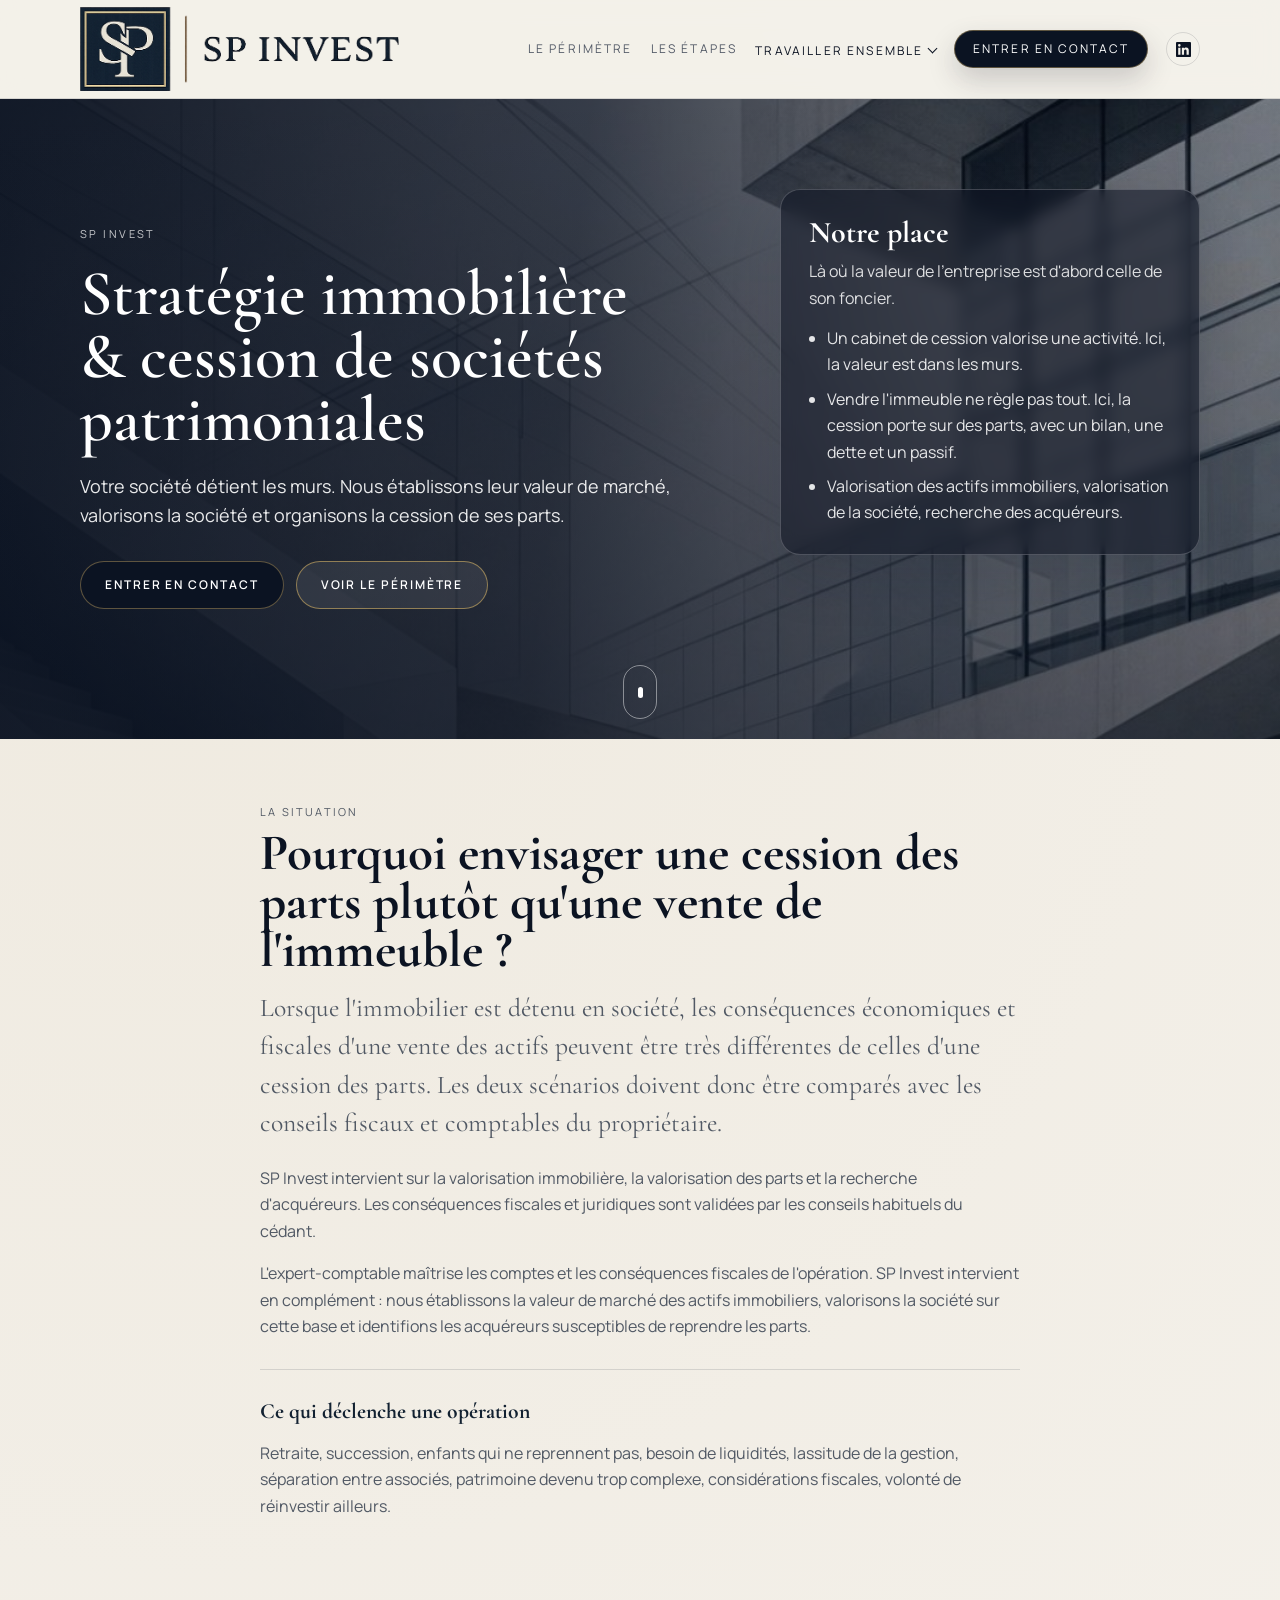
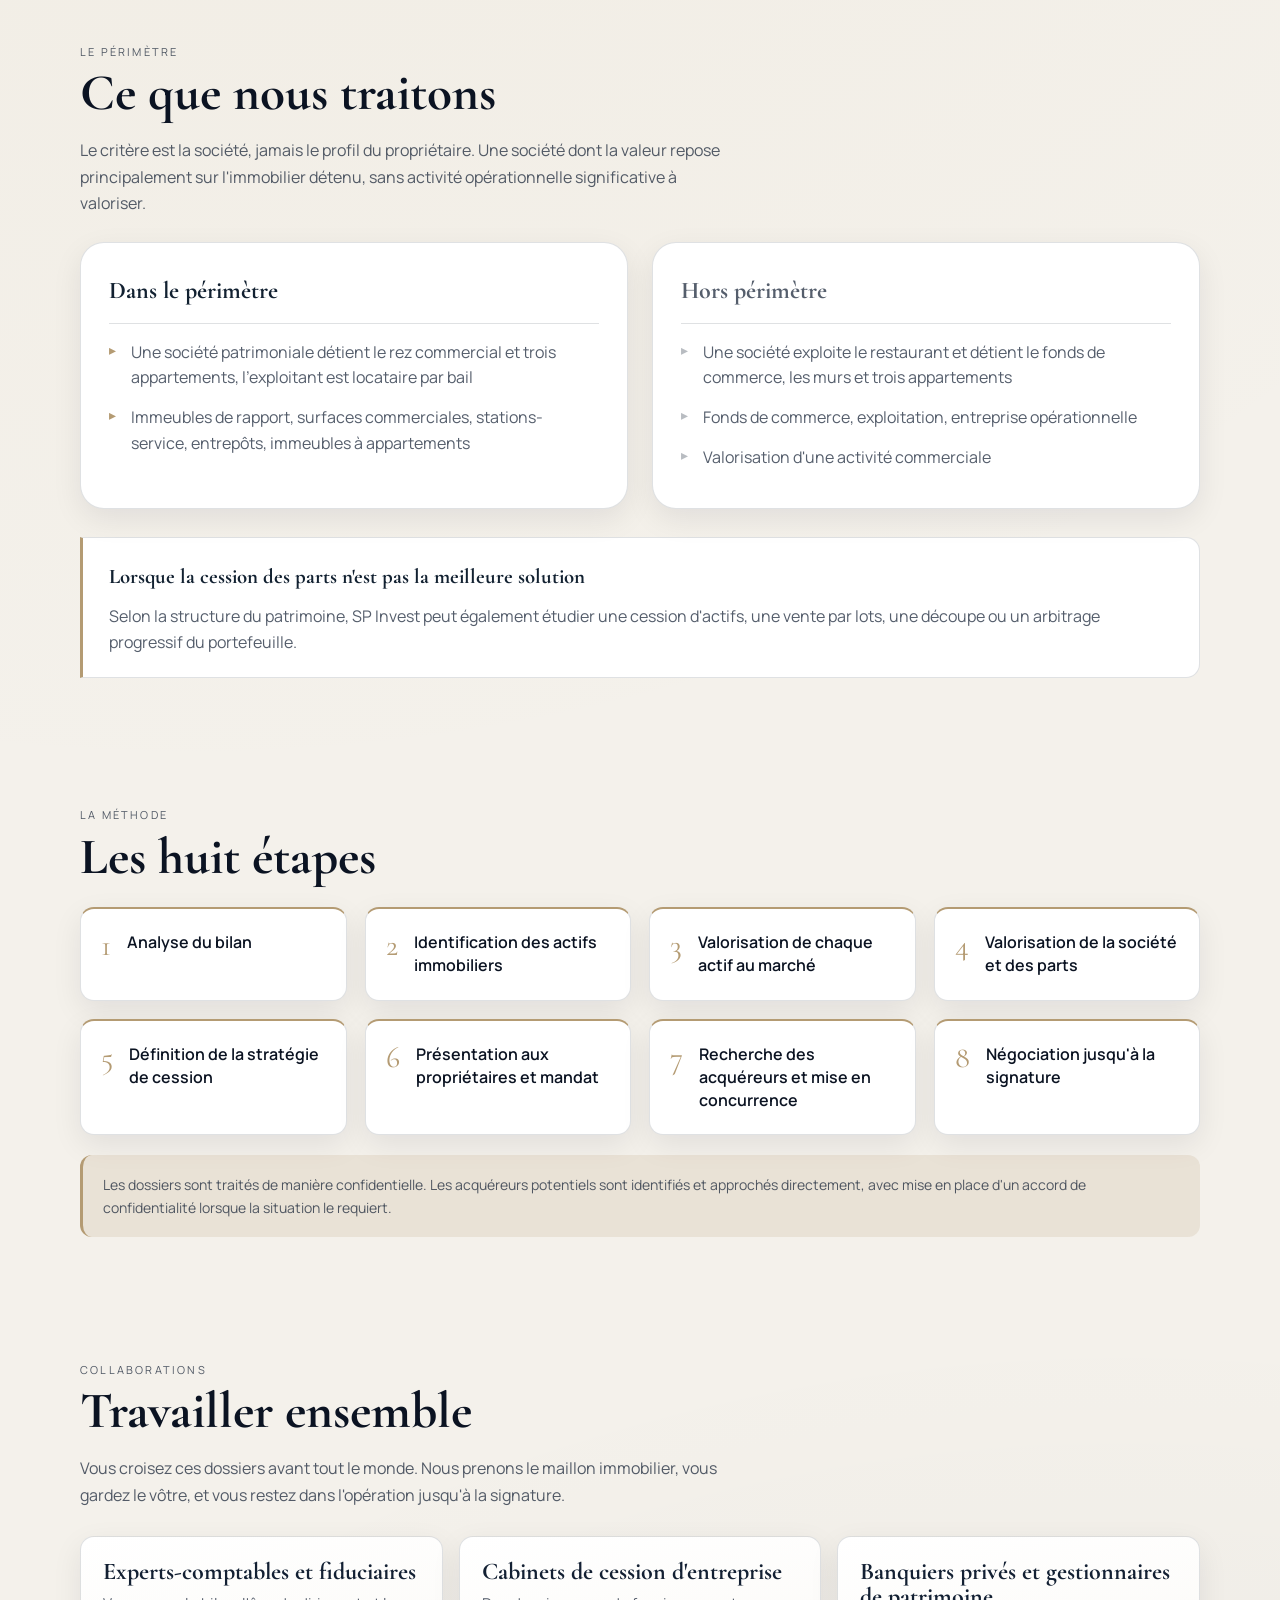
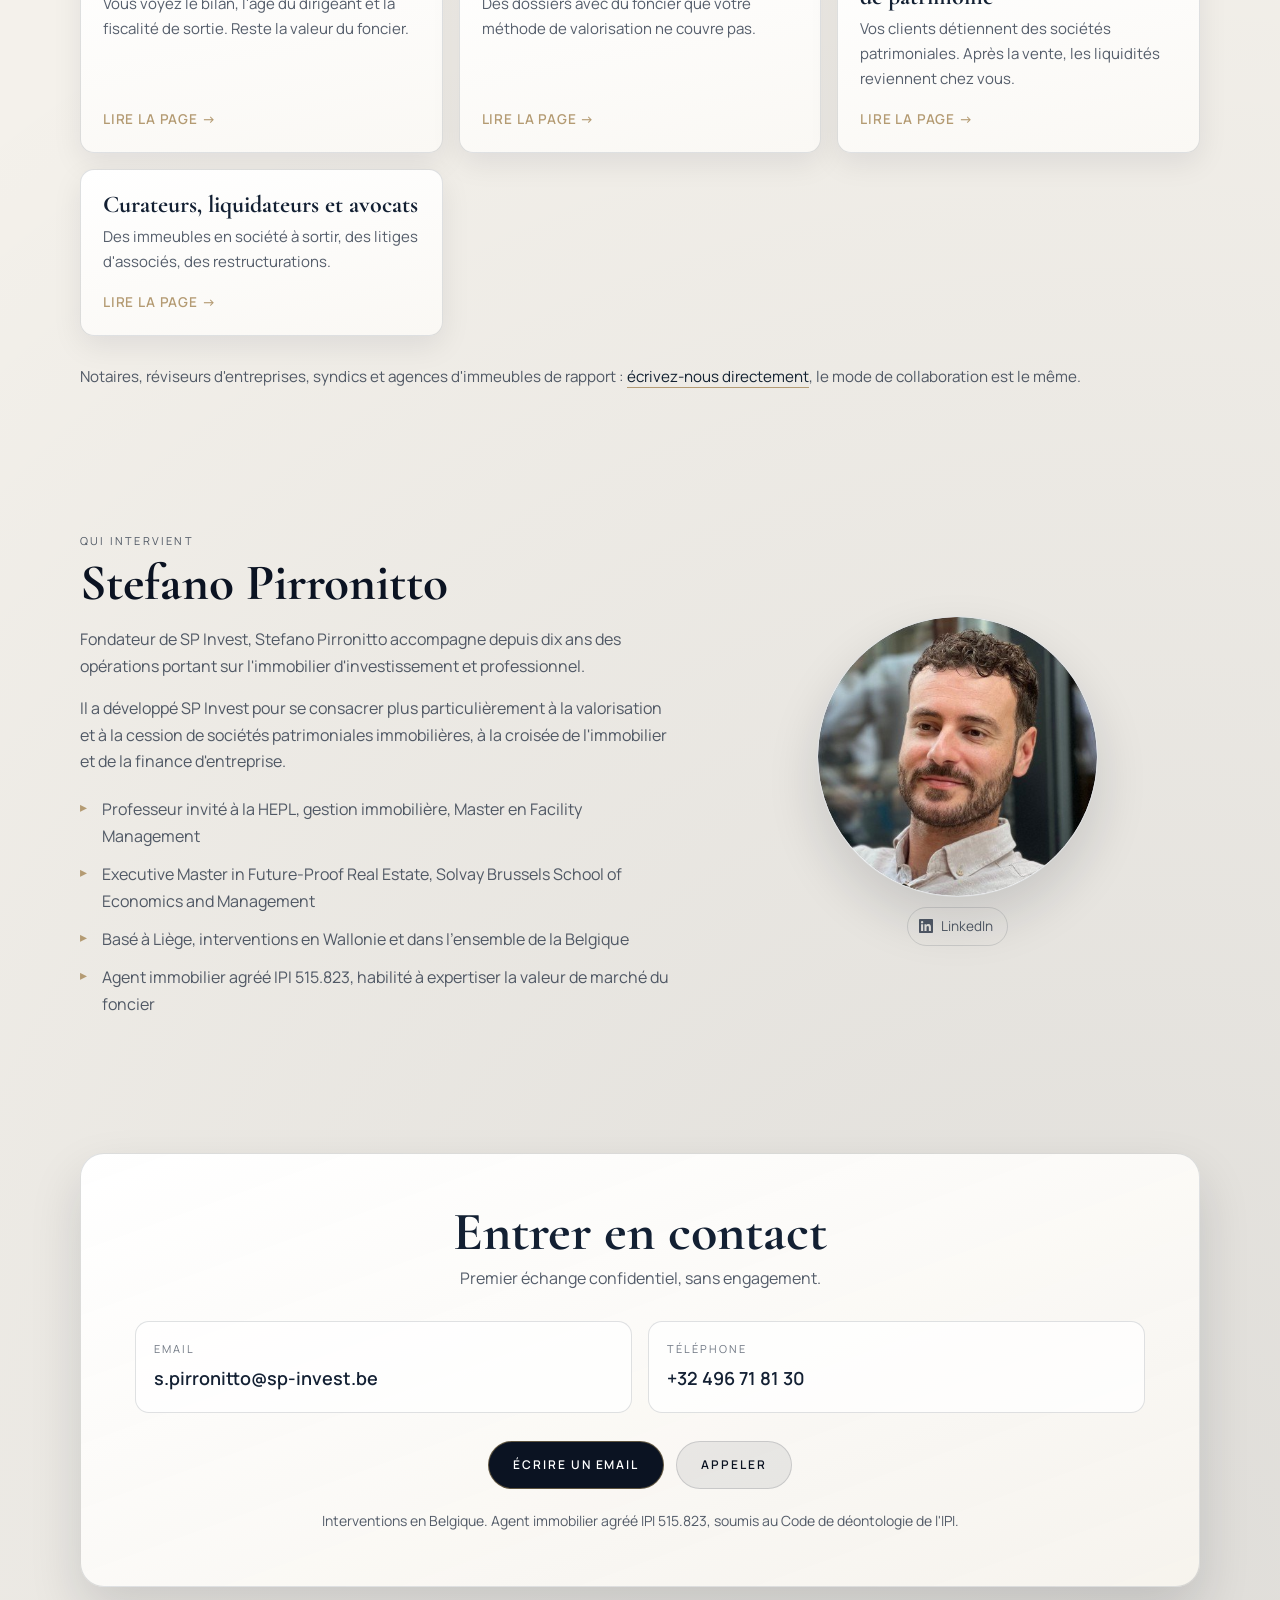
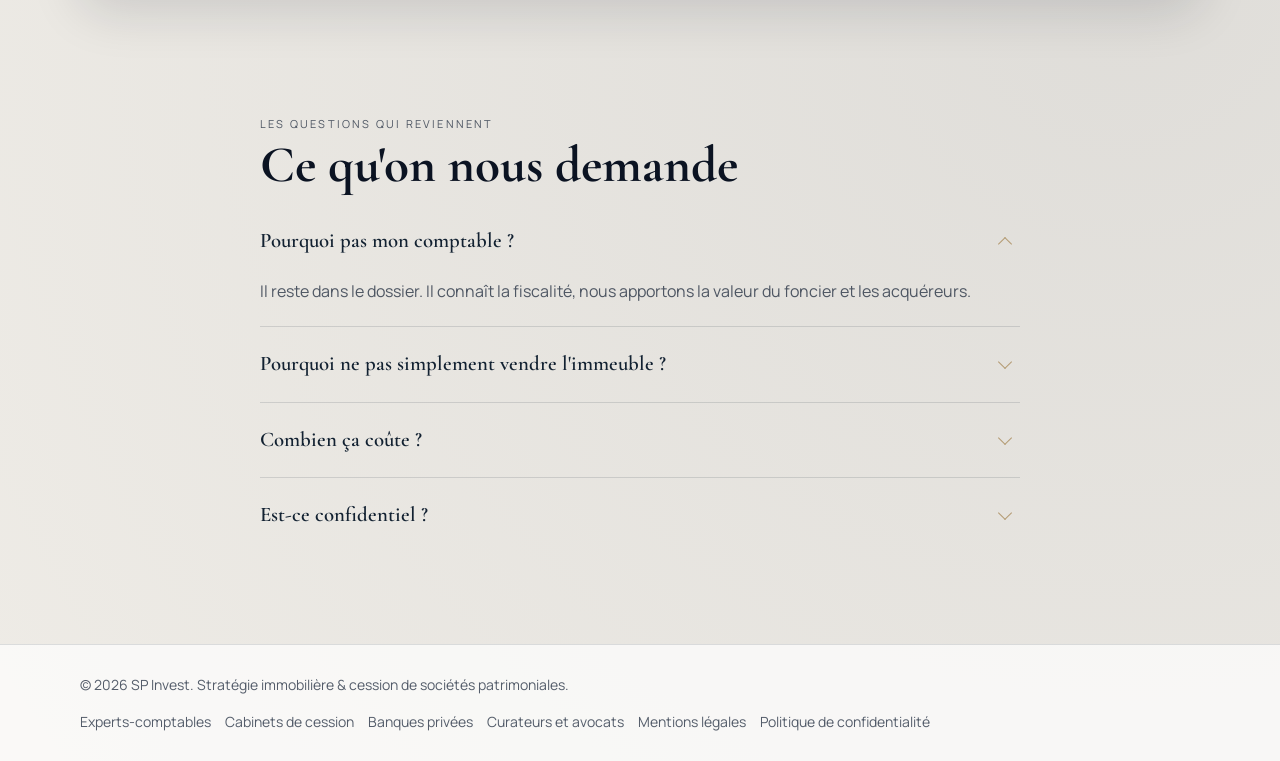
<file: index.html>
<!doctype html>
<html lang="fr">
<head>
  <meta charset="utf-8" />
  <meta name="viewport" content="width=device-width, initial-scale=1" />
  <title>Stratégie immobilière &amp; cession de sociétés patrimoniales</title>
  <meta name="description" content="Nous valorisons et cédons les sociétés dont la valeur repose sur l'immobilier qu'elles détiennent. Valorisation du foncier, cession des parts, Liège et Wallonie." />
  <link rel="canonical" href="https://sp-invest.be/" />
  <meta property="og:type" content="website" />
  <meta property="og:site_name" content="SP Invest" />
  <meta property="og:locale" content="fr_BE" />
  <meta property="og:title" content="Stratégie immobilière &amp; cession de sociétés patrimoniales" />
  <meta property="og:description" content="Nous valorisons et cédons les sociétés dont la valeur repose sur l'immobilier qu'elles détiennent. Valorisation du foncier, cession des parts, Liège et Wallonie." />
  <meta property="og:url" content="https://sp-invest.be/" />
  <meta property="og:image" content="https://sp-invest.be/assets/og-sp-invest.jpg" />
  <meta property="og:image:width" content="1200" />
  <meta property="og:image:height" content="630" />
  <meta property="og:image:alt" content="SP Invest, stratégie immobilière et cession de sociétés patrimoniales" />
  <meta name="twitter:card" content="summary_large_image" />
  <meta name="twitter:title" content="Stratégie immobilière &amp; cession de sociétés patrimoniales" />
  <meta name="twitter:description" content="Nous valorisons et cédons les sociétés dont la valeur repose sur l'immobilier qu'elles détiennent. Valorisation du foncier, cession des parts, Liège et Wallonie." />
  <meta name="twitter:image" content="https://sp-invest.be/assets/og-sp-invest.jpg" />
  <meta name="theme-color" content="#0b1322" />
  <link href="https://fonts.googleapis.com/css2?family=Cormorant+Garamond:wght@400;500;600;700&family=Manrope:wght@400;500;600;700&display=swap" rel="stylesheet">
  <link rel="stylesheet" href="./styles.css?v=20261007-1" />
  <script type="application/ld+json">
  {
    "@context": "https://schema.org",
    "@type": "ProfessionalService",
    "name": "SP Invest",
    "legalName": "S.P. INVEST SRL",
    "description": "Stratégie immobilière et cession de sociétés patrimoniales. Valorisation du foncier détenu en société et cession des parts.",
    "url": "https://sp-invest.be/",
    "image": "https://sp-invest.be/assets/og-sp-invest.jpg",
    "logo": "https://sp-invest.be/assets/logo-spinvest-exact.svg",
    "email": "s.pirronitto@sp-invest.be",
    "telephone": "+32496718130",
    "vatID": "BE1007609175",
    "areaServed": { "@type": "Country", "name": "Belgique" },
    "address": {
      "@type": "PostalAddress",
      "streetAddress": "Rue Jean-Somers 24",
      "postalCode": "4000",
      "addressLocality": "Liège",
      "addressRegion": "Région wallonne",
      "addressCountry": "BE"
    },
    "founder": {
      "@type": "Person",
      "name": "Stefano Pirronitto",
      "jobTitle": "Fondateur de SP Invest",
      "sameAs": "https://www.linkedin.com/in/stefano-pirronitto-2255841b4/"
    },
    "knowsAbout": [
      "Cession de sociétés patrimoniales",
      "Valorisation immobilière",
      "Cession de parts de société",
      "Immeubles de rapport"
    ]
  }
  </script>
</head>

<body>
  <header class="header">
    <div class="container header__inner">
      <a class="brand" href="/" aria-label="SP Invest, retour à l'accueil">
        <img src="./assets/logo-spinvest-exact.svg" alt="SP Invest">
      </a>

      <button class="nav-toggle" aria-expanded="false" aria-controls="nav" aria-label="Ouvrir le menu">
        <span></span><span></span><span></span>
      </button>

      <nav id="nav" class="nav" aria-label="Navigation principale">
        <a class="nav__link" href="#perimetre">Le périmètre</a>
        <a class="nav__link" href="#etapes">Les étapes</a>
        <div class="nav__group">
          <a class="nav__link" href="#ensemble" aria-haspopup="true">Travailler ensemble <i class="nav__caret" aria-hidden="true"></i></a>
          <div class="nav__menu" role="menu">
            <a href="/experts-comptables.html" role="menuitem">Experts-comptables et fiduciaires<span>Le bilan, la fiscalité de sortie, la valeur du foncier</span></a>
            <a href="/cabinets-de-cession.html" role="menuitem">Cabinets de cession d'entreprise<span>Du foncier que votre méthode ne couvre pas</span></a>
            <a href="/banques-privees.html" role="menuitem">Banquiers privés et gestionnaires de patrimoine<span>Le patrimoine immobile de vos clients</span></a>
            <a href="/curateurs-avocats.html" role="menuitem">Curateurs, liquidateurs et avocats<span>Réaliser, chiffrer, départager</span></a>
          </div>
        </div>
        <a class="nav__cta" href="#contact">Entrer en contact</a>
        <a class="nav__social" href="https://www.linkedin.com/in/stefano-pirronitto-2255841b4/" target="_blank" rel="noopener noreferrer" aria-label="Profil LinkedIn de Stefano Pirronitto" title="LinkedIn de Stefano Pirronitto"><svg viewBox="0 0 24 24" aria-hidden="true" focusable="false"><path d="M20.45 20.45h-3.56v-5.57c0-1.33-.03-3.04-1.85-3.04-1.86 0-2.14 1.45-2.14 2.94v5.67H9.35V9h3.41v1.56h.05c.47-.9 1.64-1.85 3.37-1.85 3.6 0 4.27 2.37 4.27 5.46v6.28zM5.34 7.43a2.07 2.07 0 1 1 0-4.14 2.07 2.07 0 0 1 0 4.14zM7.12 20.45H3.55V9h3.57v11.45zM22.22 0H1.77C.79 0 0 .77 0 1.73v20.54C0 23.23.79 24 1.77 24h20.45c.98 0 1.78-.77 1.78-1.73V1.73C24 .77 23.2 0 22.22 0z"/></svg></a>
      </nav>
    </div>
  </header>

  <main id="contenu">
    <section id="top" class="hero hero--image" style="--hero-image:url('./assets/layout.jpg');">
      <div class="container hero__grid">
        <div class="hero__copy reveal">
          <p class="eyebrow">SP Invest</p>

          <h1 class="hero__title">
            Stratégie immobilière &amp; cession de sociétés patrimoniales
          </h1>

          <p class="hero__lead">
            Votre société détient les murs. Nous établissons leur valeur de marché,
            valorisons la société et organisons la cession de ses parts.
          </p>

          <div class="hero__actions">
            <a class="btn btn--primary" href="#contact">Entrer en contact</a>
            <a class="btn btn--ghost" href="#perimetre">Voir le périmètre</a>
          </div>
        </div>

        <aside class="hero__panel reveal">
          <h2>Notre place</h2>
          <p>Là où la valeur de l'entreprise est d'abord celle de son foncier.</p>
          <ul>
            <li>Un cabinet de cession valorise une activité. Ici, la valeur est dans les murs.</li>
            <li>Vendre l'immeuble ne règle pas tout. Ici, la cession porte sur des parts, avec un bilan, une dette et un passif.</li>
            <li>Valorisation des actifs immobiliers, valorisation de la société, recherche des acquéreurs.</li>
          </ul>
        </aside>
      </div>
      <a class="scroll-cue" href="#situation" aria-label="Descendre"><span></span></a>
    </section>

    <section id="situation" class="section reveal">
      <div class="container narrow">
        <div class="section__head">
          <p class="section__kicker">La situation</p>
          <h2 class="section__title">Pourquoi envisager une cession des parts plutôt qu'une vente de l'immeuble ?</h2>
        </div>
        <p class="lede">
          Lorsque l'immobilier est détenu en société, les conséquences économiques et fiscales d'une vente
          des actifs peuvent être très différentes de celles d'une cession des parts. Les deux scénarios
          doivent donc être comparés avec les conseils fiscaux et comptables du propriétaire.
        </p>
        <p>
          SP Invest intervient sur la valorisation immobilière, la valorisation des parts et la recherche
          d'acquéreurs. Les conséquences fiscales et juridiques sont validées par les conseils habituels du cédant.
        </p>
        <p>
          L'expert-comptable maîtrise les comptes et les conséquences fiscales de l'opération. SP Invest
          intervient en complément : nous établissons la valeur de marché des actifs immobiliers, valorisons
          la société sur cette base et identifions les acquéreurs susceptibles de reprendre les parts.
        </p>

        <div class="trigger-block">
          <h3>Ce qui déclenche une opération</h3>
          <p>Retraite, succession, enfants qui ne reprennent pas, besoin de liquidités, lassitude de la gestion,
          séparation entre associés, patrimoine devenu trop complexe, considérations fiscales, volonté de réinvestir ailleurs.</p>
        </div>
      </div>
    </section>

    <section id="perimetre" class="section section--alt reveal">
      <div class="container">
        <div class="section__head">
          <p class="section__kicker">Le périmètre</p>
          <h2 class="section__title">Ce que nous traitons</h2>
          <p class="section__subtitle">
            Le critère est la société, jamais le profil du propriétaire. Une société dont la valeur repose
            principalement sur l'immobilier détenu, sans activité opérationnelle significative à valoriser.
          </p>
        </div>

        <div class="scope">
          <div class="scope__col scope__col--in">
            <h3>Dans le périmètre</h3>
            <ul>
              <li>Une société patrimoniale détient le rez commercial et trois appartements, l'exploitant est locataire par bail</li>
              <li>Immeubles de rapport, surfaces commerciales, stations-service, entrepôts, immeubles à appartements</li>
            </ul>
          </div>
          <div class="scope__col scope__col--out">
            <h3>Hors périmètre</h3>
            <ul>
              <li>Une société exploite le restaurant et détient le fonds de commerce, les murs et trois appartements</li>
              <li>Fonds de commerce, exploitation, entreprise opérationnelle</li>
              <li>Valorisation d'une activité commerciale</li>
            </ul>
          </div>
        </div>

        <div class="alt-solutions">
          <h3>Lorsque la cession des parts n'est pas la meilleure solution</h3>
          <p>
            Selon la structure du patrimoine, SP Invest peut également étudier une cession d'actifs,
            une vente par lots, une découpe ou un arbitrage progressif du portefeuille.
          </p>
        </div>
      </div>
    </section>

    <section id="etapes" class="section reveal">
      <div class="container">
        <div class="section__head">
          <p class="section__kicker">La méthode</p>
          <h2 class="section__title">Les huit étapes</h2>
        </div>

        <ol class="steps">
          <li class="step reveal"><span class="step__num">1</span><h3>Analyse du bilan</h3></li>
          <li class="step reveal"><span class="step__num">2</span><h3>Identification des actifs immobiliers</h3></li>
          <li class="step reveal"><span class="step__num">3</span><h3>Valorisation de chaque actif au marché</h3></li>
          <li class="step reveal"><span class="step__num">4</span><h3>Valorisation de la société et des parts</h3></li>
          <li class="step reveal"><span class="step__num">5</span><h3>Définition de la stratégie de cession</h3></li>
          <li class="step reveal"><span class="step__num">6</span><h3>Présentation aux propriétaires et mandat</h3></li>
          <li class="step reveal"><span class="step__num">7</span><h3>Recherche des acquéreurs et mise en concurrence</h3></li>
          <li class="step reveal"><span class="step__num">8</span><h3>Négociation jusqu'à la signature</h3></li>
        </ol>

        <div class="engagements-note reveal">
          <p>Les dossiers sont traités de manière confidentielle. Les acquéreurs potentiels sont identifiés et approchés directement, avec mise en place d'un accord de confidentialité lorsque la situation le requiert.</p>
        </div>
      </div>
    </section>

    <section id="ensemble" class="section section--alt reveal">
      <div class="container">
        <div class="section__head">
          <p class="section__kicker">Collaborations</p>
          <h2 class="section__title">Travailler ensemble</h2>
          <p class="section__subtitle">
            Vous croisez ces dossiers avant tout le monde. Nous prenons le maillon immobilier,
            vous gardez le vôtre, et vous restez dans l'opération jusqu'à la signature.
          </p>
        </div>

        <div class="cards cards--3">
          <a class="card card--link reveal" href="./experts-comptables.html">
            <h3>Experts-comptables et fiduciaires</h3>
            <p>Vous voyez le bilan, l'âge du dirigeant et la fiscalité de sortie. Reste la valeur du foncier.</p>
            <span class="card__more">Lire la page</span>
          </a>

          <a class="card card--link reveal" href="./cabinets-de-cession.html">
            <h3>Cabinets de cession d'entreprise</h3>
            <p>Des dossiers avec du foncier que votre méthode de valorisation ne couvre pas.</p>
            <span class="card__more">Lire la page</span>
          </a>

          <a class="card card--link reveal" href="./banques-privees.html">
            <h3>Banquiers privés et gestionnaires de patrimoine</h3>
            <p>Vos clients détiennent des sociétés patrimoniales. Après la vente, les liquidités reviennent chez vous.</p>
            <span class="card__more">Lire la page</span>
          </a>

          <a class="card card--link reveal" href="./curateurs-avocats.html">
            <h3>Curateurs, liquidateurs et avocats</h3>
            <p>Des immeubles en société à sortir, des litiges d'associés, des restructurations.</p>
            <span class="card__more">Lire la page</span>
          </a>
        </div>

        <p class="note-inline">
          Notaires, réviseurs d'entreprises, syndics et agences d'immeubles de rapport :
          <a href="#contact">écrivez-nous directement</a>, le mode de collaboration est le même.
        </p>
      </div>
    </section>


    <section id="qui" class="section reveal">
      <div class="container engagements">
        <div class="engagements__content">
          <p class="section__kicker">Qui intervient</p>
          <h2 class="section__title">Stefano Pirronitto</h2>
          <p class="section__subtitle">
            Fondateur de SP Invest, Stefano Pirronitto accompagne depuis dix ans des opérations
            portant sur l'immobilier d'investissement et professionnel.
          </p>
          <p>
            Il a développé SP Invest pour se consacrer plus particulièrement à la valorisation et à la
            cession de sociétés patrimoniales immobilières, à la croisée de l'immobilier et de la finance
            d'entreprise.
          </p>
          <ul class="facts">
            <li>Professeur invité à la HEPL, gestion immobilière, Master en Facility Management</li>
            <li>Executive Master in Future-Proof Real Estate, Solvay Brussels School of Economics and Management</li>
            <li>Basé à Liège, interventions en Wallonie et dans l'ensemble de la Belgique</li>
            <li>Agent immobilier agréé IPI 515.823, habilité à expertiser la valeur de marché du foncier</li>
          </ul>
        </div>
        <div class="portrait-wrap reveal">
          <div>
            <div class="portrait">
              <img src="./assets/stefano-pirronitto.jpg" alt="Stefano Pirronitto, fondateur de SP Invest" width="400" height="400">
            </div>
            <a class="portrait-link" href="https://www.linkedin.com/in/stefano-pirronitto-2255841b4/" target="_blank" rel="noopener noreferrer"><svg viewBox="0 0 24 24" aria-hidden="true" focusable="false"><path d="M20.45 20.45h-3.56v-5.57c0-1.33-.03-3.04-1.85-3.04-1.86 0-2.14 1.45-2.14 2.94v5.67H9.35V9h3.41v1.56h.05c.47-.9 1.64-1.85 3.37-1.85 3.6 0 4.27 2.37 4.27 5.46v6.28zM5.34 7.43a2.07 2.07 0 1 1 0-4.14 2.07 2.07 0 0 1 0 4.14zM7.12 20.45H3.55V9h3.57v11.45zM22.22 0H1.77C.79 0 0 .77 0 1.73v20.54C0 23.23.79 24 1.77 24h20.45c.98 0 1.78-.77 1.78-1.73V1.73C24 .77 23.2 0 22.22 0z"/></svg><span>LinkedIn</span></a>
          </div>
        </div>
      </div>
    </section>

    <section id="contact" class="section section--alt reveal">
      <div class="container">
        <div class="contact-wrap">
          <div class="contact-card">
            <h2 class="contact-title">Entrer en contact</h2>
            <p class="contact-subtitle">Premier échange confidentiel, sans engagement.</p>

            <div class="contact-grid">
              <div class="contact-item">
                <span class="contact-label">Email</span>
                <a class="contact-value" href="mailto:s.pirronitto@sp-invest.be">s.pirronitto@sp-invest.be</a>
              </div>
              <div class="contact-item">
                <span class="contact-label">Téléphone</span>
                <a class="contact-value" href="tel:+32496718130">+32 496 71 81 30</a>
              </div>
            </div>

            <!--
              FORMULAIRE : créer un compte gratuit sur formspree.io, copier l'identifiant du formulaire
              et remplacer VOTRE_ID ci-dessous. Tant que ce n'est pas fait, laisser le bloc commenté
              pour ne pas afficher un formulaire qui n'envoie rien.
            -->
            <form class="contact-form" action="https://formspree.io/f/VOTRE_ID" method="POST" hidden>
              <label>Nom <input type="text" name="nom" required></label>
              <label>Email <input type="email" name="email" required></label>
              <label>Profession <input type="text" name="profession" placeholder="Expert-comptable, notaire, propriétaire..."></label>
              <label>Votre situation <textarea name="message" rows="4" required></textarea></label>
              <button class="btn btn--primary" type="submit">Envoyer</button>
            </form>

            <div class="contact-actions">
              <a class="btn btn--primary" href="mailto:s.pirronitto@sp-invest.be?subject=Contact%20SP%20Invest">Écrire un email</a>
              <a class="btn btn--soft" href="tel:+32496718130">Appeler</a>
            </div>

            <p class="contact-note">
              Interventions en Belgique. Agent immobilier agréé IPI 515.823, soumis au Code de déontologie de l'IPI.
            </p>
          </div>
        </div>
      </div>
    </section>

    <section id="questions" class="section reveal">
      <div class="container narrow">
        <div class="section__head">
          <p class="section__kicker">Les questions qui reviennent</p>
          <h2 class="section__title">Ce qu'on nous demande</h2>
        </div>

        <div class="qa">
          <details class="qa__item reveal" open>
            <summary>Pourquoi pas mon comptable ?</summary>
            <p>Il reste dans le dossier. Il connaît la fiscalité, nous apportons la valeur du foncier et les acquéreurs.</p>
          </details>
          <details class="qa__item reveal">
            <summary>Pourquoi ne pas simplement vendre l'immeuble ?</summary>
            <p>Vendre l'immeuble déclenche l'impôt sur la plus-value, céder les parts non. Les deux scénarios doivent être comparés avant de choisir.</p>
          </details>
          <details class="qa__item reveal">
            <summary>Combien ça coûte ?</summary>
            <p>Un pourcentage de la valeur des parts cédées, au succès. Rien à avancer.</p>
          </details>
          <details class="qa__item reveal">
            <summary>Est-ce confidentiel ?</summary>
            <p>Les dossiers sont traités de manière confidentielle. Les acquéreurs potentiels sont identifiés et approchés directement, avec mise en place d'un accord de confidentialité lorsque la situation le requiert.</p>
          </details>
        </div>
      </div>
    </section>
  </main>

  <footer class="footer">
    <div class="container footer__inner">
      <p class="footer__brand">&copy; <span id="year"></span> SP Invest. Stratégie immobilière &amp; cession de sociétés patrimoniales.</p>
      <div class="footer__links">
        <a href="./experts-comptables.html">Experts-comptables</a>
        <a href="./cabinets-de-cession.html">Cabinets de cession</a>
        <a href="./banques-privees.html">Banques privées</a>
        <a href="./curateurs-avocats.html">Curateurs et avocats</a>
        <a href="./mentions-legales.html">Mentions légales</a>
        <a href="./politique-confidentialite.html">Politique de confidentialité</a>
      </div>
    </div>
  </footer>

  <script src="./script.js?v=20261007-1"></script>
</body>
</html>
</file>
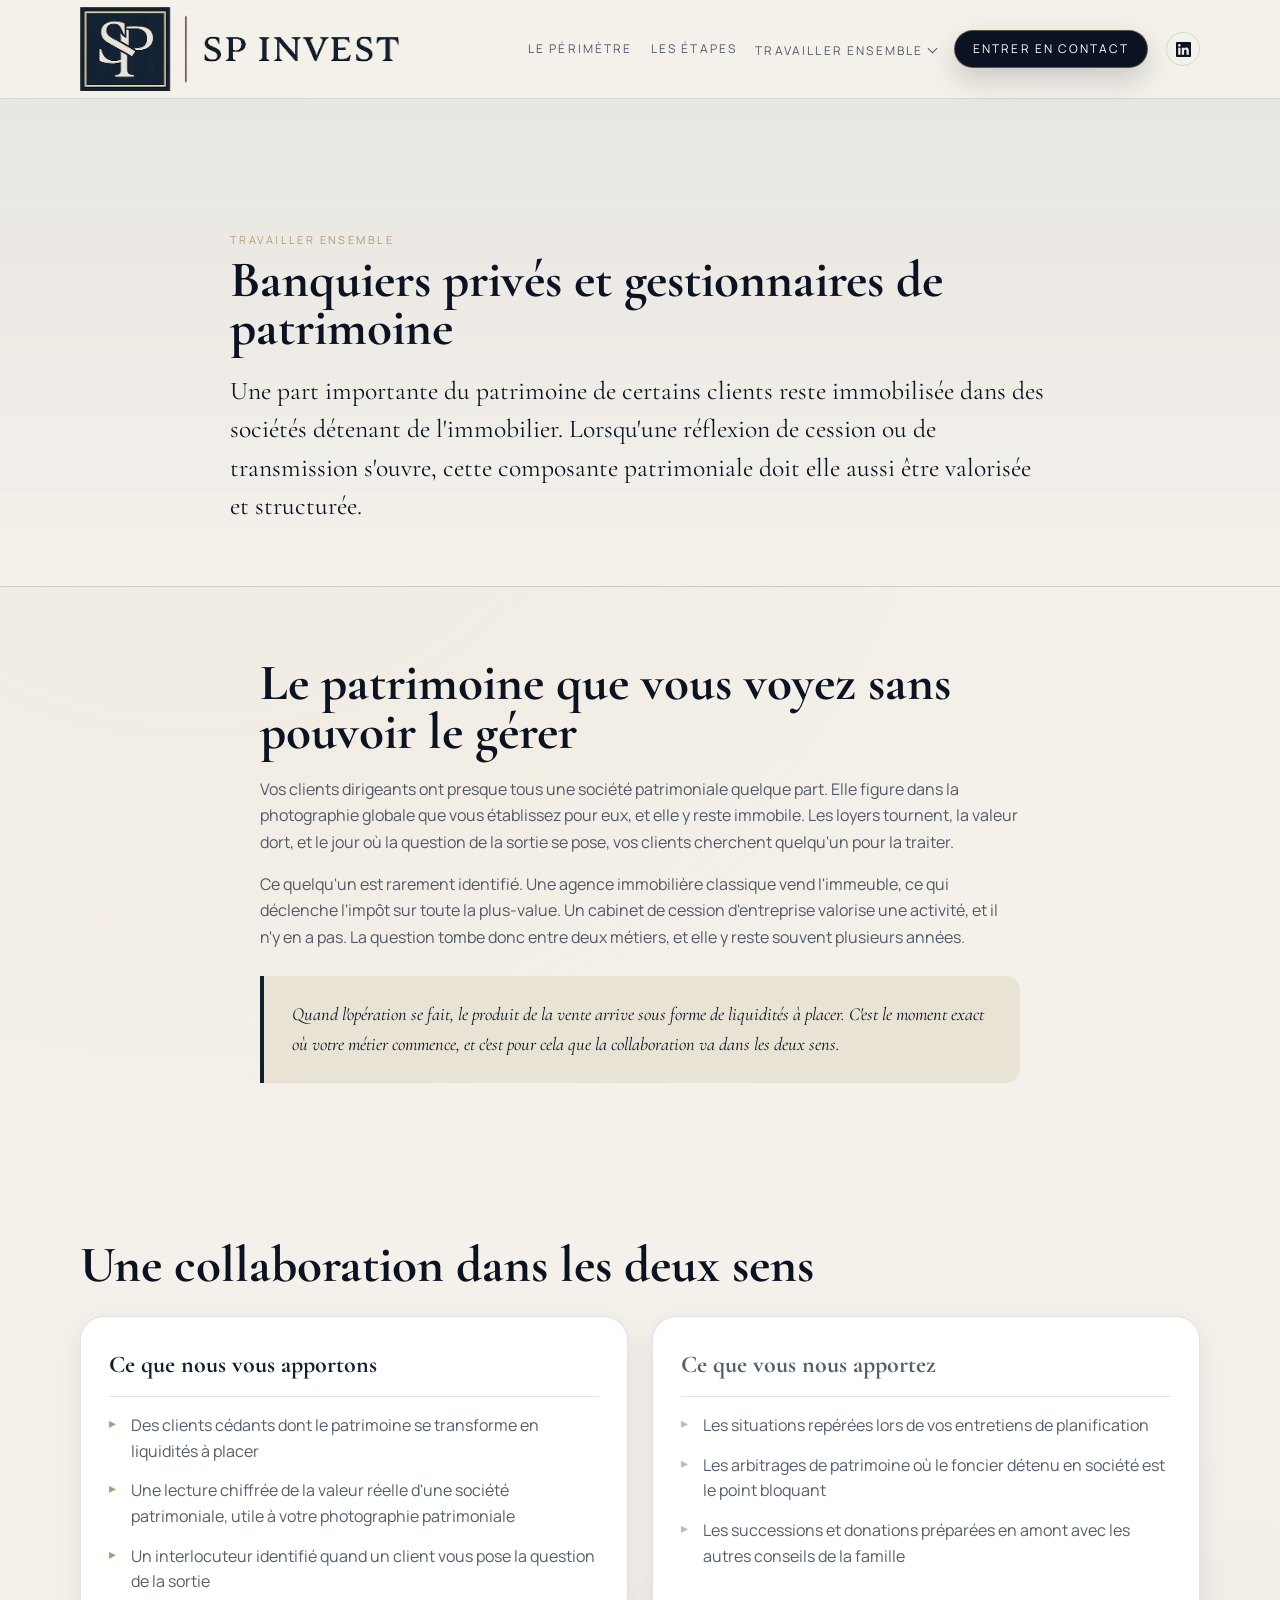
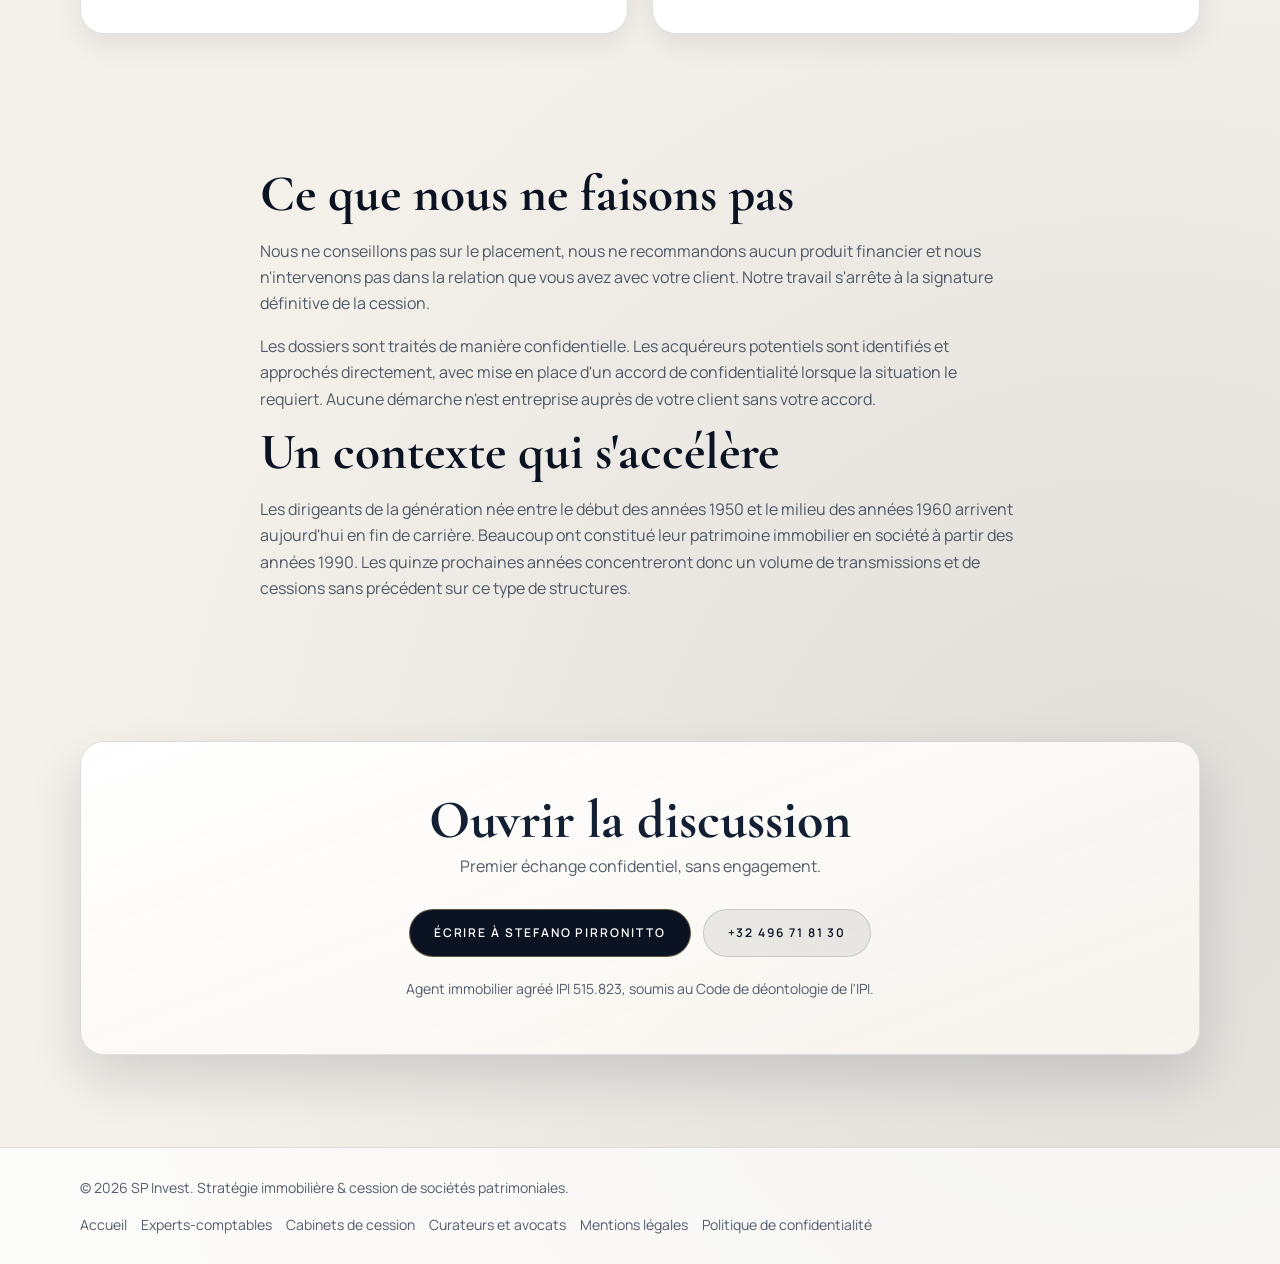
<file: banques-privees.html>
<!doctype html>
<html lang="fr">
<head>
  <meta charset="utf-8" />
  <meta name="viewport" content="width=device-width, initial-scale=1" />
  <title>Banquiers privés et gestion de patrimoine | SP Invest</title>
  <meta name="description" content="Vos clients détiennent des sociétés patrimoniales. Nous les valorisons et les cédons, les liquidités reviennent ensuite dans votre gestion." />
  <link rel="canonical" href="https://sp-invest.be/banques-privees.html" />
  <meta property="og:type" content="website" />
  <meta property="og:site_name" content="SP Invest" />
  <meta property="og:locale" content="fr_BE" />
  <meta property="og:title" content="Banquiers privés et gestion de patrimoine | SP Invest" />
  <meta property="og:description" content="Vos clients détiennent des sociétés patrimoniales. Nous les valorisons et les cédons, les liquidités reviennent ensuite dans votre gestion." />
  <meta property="og:url" content="https://sp-invest.be/banques-privees.html" />
  <meta property="og:image" content="https://sp-invest.be/assets/og-sp-invest.jpg" />
  <meta property="og:image:width" content="1200" />
  <meta property="og:image:height" content="630" />
  <meta property="og:image:alt" content="SP Invest, stratégie immobilière et cession de sociétés patrimoniales" />
  <meta name="twitter:card" content="summary_large_image" />
  <meta name="twitter:title" content="Banquiers privés et gestion de patrimoine | SP Invest" />
  <meta name="twitter:description" content="Vos clients détiennent des sociétés patrimoniales. Nous les valorisons et les cédons, les liquidités reviennent ensuite dans votre gestion." />
  <meta name="twitter:image" content="https://sp-invest.be/assets/og-sp-invest.jpg" />
  <meta name="theme-color" content="#0b1322" />
  <link href="https://fonts.googleapis.com/css2?family=Cormorant+Garamond:wght@400;500;600;700&family=Manrope:wght@400;500;600;700&display=swap" rel="stylesheet">
  <link rel="stylesheet" href="./styles.css?v=20261007-1" />
</head>

<body class="page-prescripteur">
  <header class="header">
    <div class="container header__inner">
      <a class="brand" href="/" aria-label="SP Invest, retour à l'accueil">
        <img src="./assets/logo-spinvest-exact.svg" alt="SP Invest">
      </a>
      <button class="nav-toggle" aria-expanded="false" aria-controls="nav" aria-label="Ouvrir le menu">
        <span></span><span></span><span></span>
      </button>
      <nav id="nav" class="nav" aria-label="Navigation principale">
        <a class="nav__link" href="/#perimetre">Le périmètre</a>
        <a class="nav__link" href="/#etapes">Les étapes</a>
        <div class="nav__group">
          <a class="nav__link" href="/#ensemble" aria-haspopup="true">Travailler ensemble <i class="nav__caret" aria-hidden="true"></i></a>
          <div class="nav__menu" role="menu">
            <a href="/experts-comptables.html" role="menuitem">Experts-comptables et fiduciaires<span>Le bilan, la fiscalité de sortie, la valeur du foncier</span></a>
            <a href="/cabinets-de-cession.html" role="menuitem">Cabinets de cession d'entreprise<span>Du foncier que votre méthode ne couvre pas</span></a>
            <a href="/banques-privees.html" role="menuitem">Banquiers privés et gestionnaires de patrimoine<span>Le patrimoine immobile de vos clients</span></a>
            <a href="/curateurs-avocats.html" role="menuitem">Curateurs, liquidateurs et avocats<span>Réaliser, chiffrer, départager</span></a>
          </div>
        </div>
        <a class="nav__cta" href="#contact">Entrer en contact</a>
        <a class="nav__social" href="https://www.linkedin.com/in/stefano-pirronitto-2255841b4/" target="_blank" rel="noopener noreferrer" aria-label="Profil LinkedIn de Stefano Pirronitto" title="LinkedIn de Stefano Pirronitto"><svg viewBox="0 0 24 24" aria-hidden="true" focusable="false"><path d="M20.45 20.45h-3.56v-5.57c0-1.33-.03-3.04-1.85-3.04-1.86 0-2.14 1.45-2.14 2.94v5.67H9.35V9h3.41v1.56h.05c.47-.9 1.64-1.85 3.37-1.85 3.6 0 4.27 2.37 4.27 5.46v6.28zM5.34 7.43a2.07 2.07 0 1 1 0-4.14 2.07 2.07 0 0 1 0 4.14zM7.12 20.45H3.55V9h3.57v11.45zM22.22 0H1.77C.79 0 0 .77 0 1.73v20.54C0 23.23.79 24 1.77 24h20.45c.98 0 1.78-.77 1.78-1.73V1.73C24 .77 23.2 0 22.22 0z"/></svg></a>
      </nav>
    </div>
  </header>

  <main id="contenu">
    <section class="page-hero">
      <div class="container page-hero__inner reveal">
        <p class="eyebrow">Travailler ensemble</p>
        <h1 class="section__title">Banquiers privés et gestionnaires de patrimoine</h1>
        <p class="lede">
          Une part importante du patrimoine de certains clients reste immobilisée dans des sociétés détenant
          de l'immobilier. Lorsqu'une réflexion de cession ou de transmission s'ouvre, cette composante
          patrimoniale doit elle aussi être valorisée et structurée.
        </p>
      </div>
    </section>

    <section class="section reveal">
      <div class="container narrow">
        <h2 class="section__title">Le patrimoine que vous voyez sans pouvoir le gérer</h2>
        <p>
          Vos clients dirigeants ont presque tous une société patrimoniale quelque part. Elle figure
          dans la photographie globale que vous établissez pour eux, et elle y reste immobile. Les loyers
          tournent, la valeur dort, et le jour où la question de la sortie se pose, vos clients cherchent
          quelqu'un pour la traiter.
        </p>
        <p>
          Ce quelqu'un est rarement identifié. Une agence immobilière classique vend l'immeuble, ce qui
          déclenche l'impôt sur toute la plus-value. Un cabinet de cession d'entreprise valorise une activité,
          et il n'y en a pas. La question tombe donc entre deux métiers, et elle y reste souvent plusieurs années.
        </p>

        <div class="callout">
          <p>
            Quand l'opération se fait, le produit de la vente arrive sous forme de liquidités à placer.
            C'est le moment exact où votre métier commence, et c'est pour cela que la collaboration va
            dans les deux sens.
          </p>
        </div>
      </div>
    </section>

    <section class="section section--alt reveal">
      <div class="container">
        <h2 class="section__title">Une collaboration dans les deux sens</h2>
        <div class="scope">
          <div class="scope__col scope__col--in">
            <h3>Ce que nous vous apportons</h3>
            <ul>
              <li>Des clients cédants dont le patrimoine se transforme en liquidités à placer</li>
              <li>Une lecture chiffrée de la valeur réelle d'une société patrimoniale, utile à votre photographie patrimoniale</li>
              <li>Un interlocuteur identifié quand un client vous pose la question de la sortie</li>
            </ul>
          </div>
          <div class="scope__col scope__col--out">
            <h3>Ce que vous nous apportez</h3>
            <ul>
              <li>Les situations repérées lors de vos entretiens de planification</li>
              <li>Les arbitrages de patrimoine où le foncier détenu en société est le point bloquant</li>
              <li>Les successions et donations préparées en amont avec les autres conseils de la famille</li>
            </ul>
          </div>
        </div>
      </div>
    </section>

    <section class="section reveal">
      <div class="container narrow">
        <h2 class="section__title">Ce que nous ne faisons pas</h2>
        <p>
          Nous ne conseillons pas sur le placement, nous ne recommandons aucun produit financier et nous
          n'intervenons pas dans la relation que vous avez avec votre client. Notre travail s'arrête à la
          signature définitive de la cession.
        </p>
        <p>
          Les dossiers sont traités de manière confidentielle. Les acquéreurs potentiels sont identifiés et approchés directement, avec mise en place d'un accord de confidentialité lorsque la situation le requiert. Aucune démarche n'est entreprise auprès de votre client sans votre accord.
        </p>
        <h2 class="section__title">Un contexte qui s'accélère</h2>
        <p>
          Les dirigeants de la génération née entre le début des années 1950 et le milieu des années 1960
          arrivent aujourd'hui en fin de carrière. Beaucoup ont constitué leur patrimoine immobilier en
          société à partir des années 1990. Les quinze prochaines années concentreront donc un volume de
          transmissions et de cessions sans précédent sur ce type de structures.
        </p>
      </div>
    </section>

    <section id="contact" class="section section--alt reveal">
      <div class="container">
        <div class="contact-wrap">
          <div class="contact-card">
            <h2 class="contact-title">Ouvrir la discussion</h2>
            <p class="contact-subtitle">Premier échange confidentiel, sans engagement.</p>
            <div class="contact-actions">
              <a class="btn btn--primary" href="mailto:s.pirronitto@sp-invest.be?subject=Collaboration%20banque%20priv%C3%A9e">Écrire à Stefano Pirronitto</a>
              <a class="btn btn--soft" href="tel:+32496718130">+32 496 71 81 30</a>
            </div>
            <p class="contact-note">Agent immobilier agréé IPI 515.823, soumis au Code de déontologie de l'IPI.</p>
          </div>
        </div>
      </div>
    </section>
  </main>

  <footer class="footer">
    <div class="container footer__inner">
      <p class="footer__brand">&copy; <span id="year"></span> SP Invest. Stratégie immobilière &amp; cession de sociétés patrimoniales.</p>
      <div class="footer__links">
        <a href="/">Accueil</a>
        <a href="./experts-comptables.html">Experts-comptables</a>
        <a href="./cabinets-de-cession.html">Cabinets de cession</a>
        <a href="./curateurs-avocats.html">Curateurs et avocats</a>
        <a href="./mentions-legales.html">Mentions légales</a>
        <a href="./politique-confidentialite.html">Politique de confidentialité</a>
      </div>
    </div>
  </footer>

  <script src="./script.js?v=20261007-1"></script>
</body>
</html>
</file>
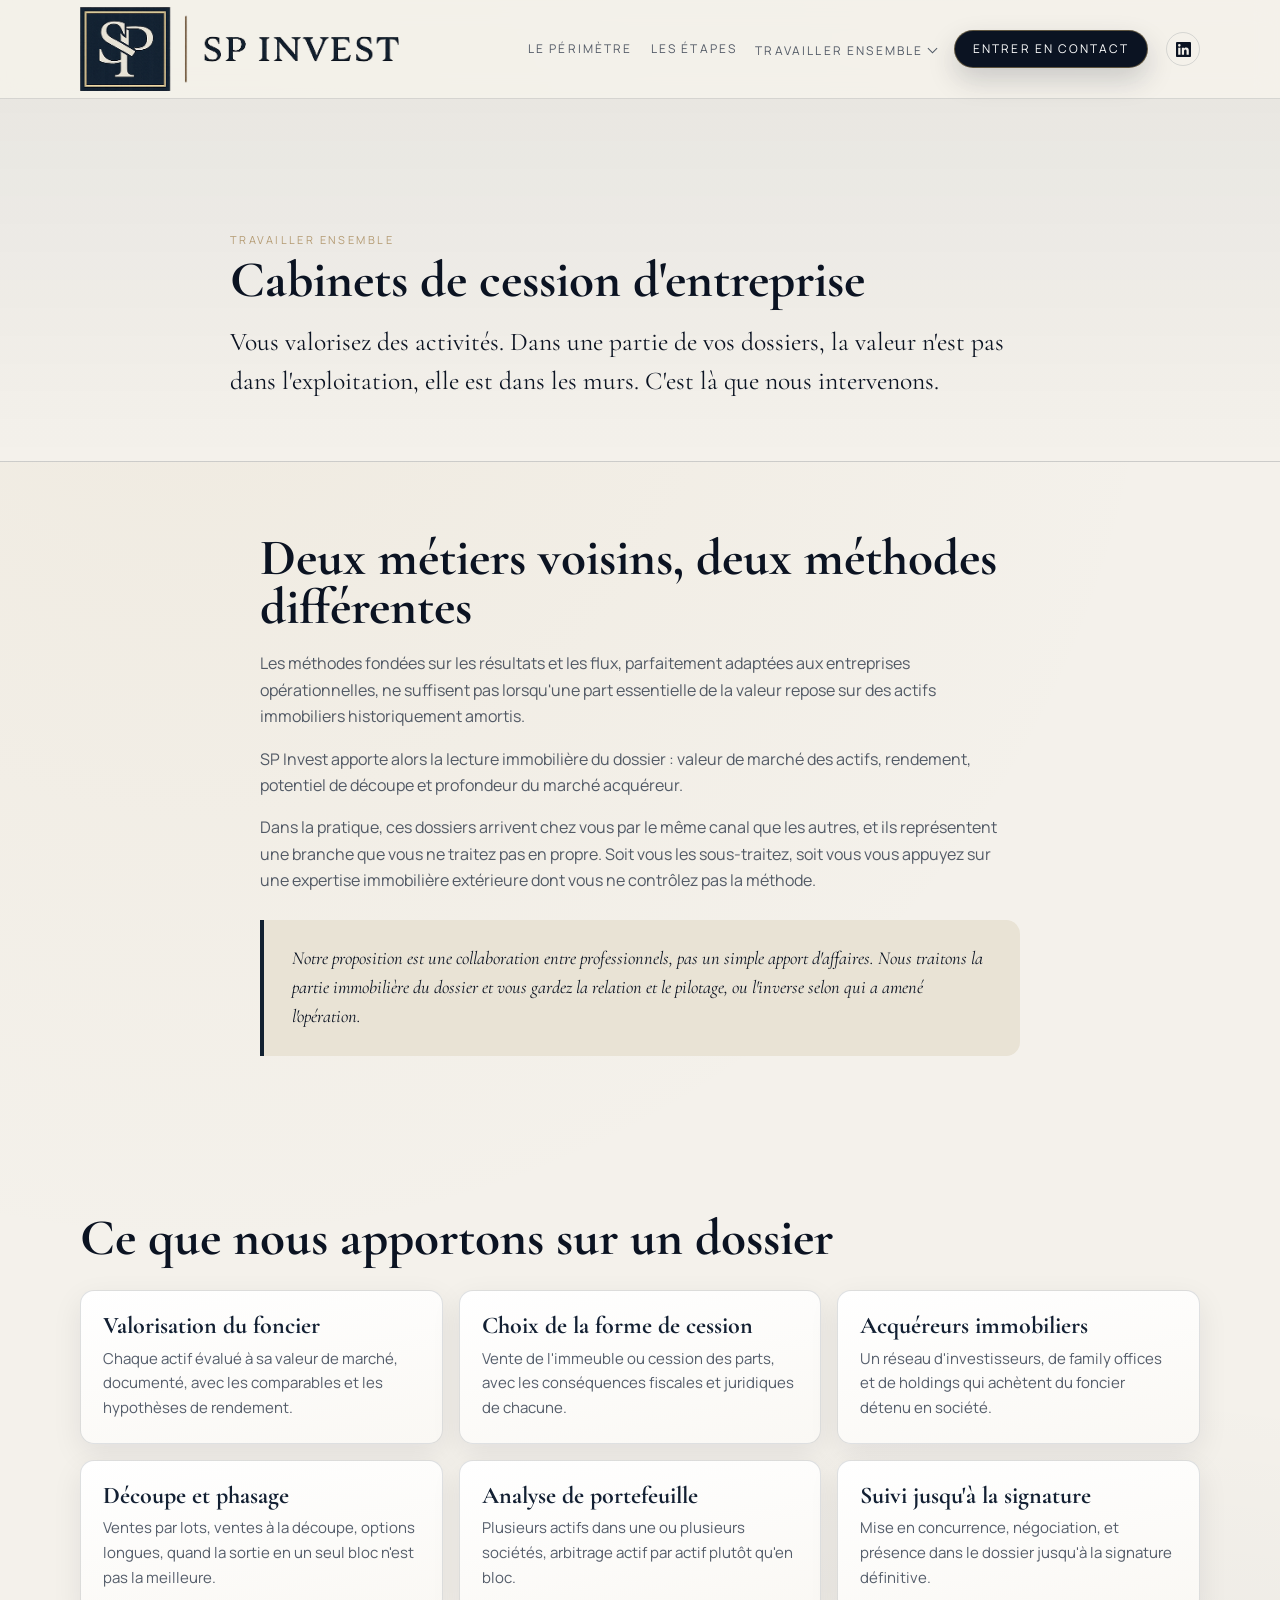
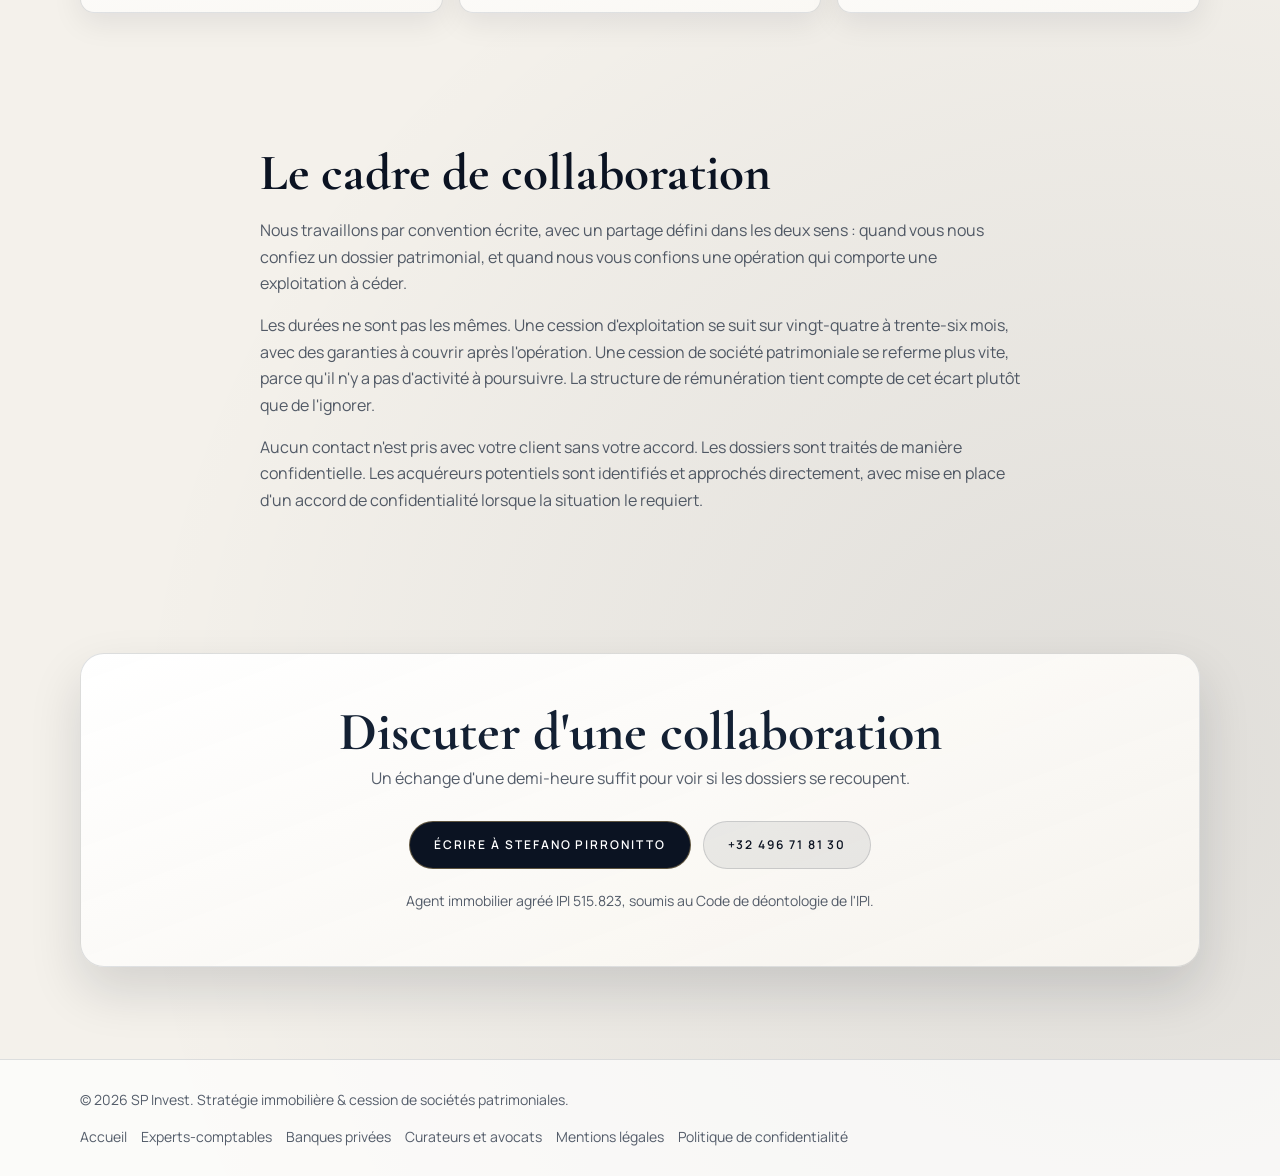
<file: cabinets-de-cession.html>
<!doctype html>
<html lang="fr">
<head>
  <meta charset="utf-8" />
  <meta name="viewport" content="width=device-width, initial-scale=1" />
  <title>Cabinets de cession d'entreprise | SP Invest</title>
  <meta name="description" content="Vos dossiers comportent du foncier que votre méthode ne valorise pas. Nous traitons la partie immobilière, en collaboration entre professionnels." />
  <link rel="canonical" href="https://sp-invest.be/cabinets-de-cession.html" />
  <meta property="og:type" content="website" />
  <meta property="og:site_name" content="SP Invest" />
  <meta property="og:locale" content="fr_BE" />
  <meta property="og:title" content="Cabinets de cession d'entreprise | SP Invest" />
  <meta property="og:description" content="Vos dossiers comportent du foncier que votre méthode ne valorise pas. Nous traitons la partie immobilière, en collaboration entre professionnels." />
  <meta property="og:url" content="https://sp-invest.be/cabinets-de-cession.html" />
  <meta property="og:image" content="https://sp-invest.be/assets/og-sp-invest.jpg" />
  <meta property="og:image:width" content="1200" />
  <meta property="og:image:height" content="630" />
  <meta property="og:image:alt" content="SP Invest, stratégie immobilière et cession de sociétés patrimoniales" />
  <meta name="twitter:card" content="summary_large_image" />
  <meta name="twitter:title" content="Cabinets de cession d'entreprise | SP Invest" />
  <meta name="twitter:description" content="Vos dossiers comportent du foncier que votre méthode ne valorise pas. Nous traitons la partie immobilière, en collaboration entre professionnels." />
  <meta name="twitter:image" content="https://sp-invest.be/assets/og-sp-invest.jpg" />
  <meta name="theme-color" content="#0b1322" />
  <link href="https://fonts.googleapis.com/css2?family=Cormorant+Garamond:wght@400;500;600;700&family=Manrope:wght@400;500;600;700&display=swap" rel="stylesheet">
  <link rel="stylesheet" href="./styles.css?v=20261007-1" />
</head>

<body class="page-prescripteur">
  <header class="header">
    <div class="container header__inner">
      <a class="brand" href="/" aria-label="SP Invest, retour à l'accueil">
        <img src="./assets/logo-spinvest-exact.svg" alt="SP Invest">
      </a>
      <button class="nav-toggle" aria-expanded="false" aria-controls="nav" aria-label="Ouvrir le menu">
        <span></span><span></span><span></span>
      </button>
      <nav id="nav" class="nav" aria-label="Navigation principale">
        <a class="nav__link" href="/#perimetre">Le périmètre</a>
        <a class="nav__link" href="/#etapes">Les étapes</a>
        <div class="nav__group">
          <a class="nav__link" href="/#ensemble" aria-haspopup="true">Travailler ensemble <i class="nav__caret" aria-hidden="true"></i></a>
          <div class="nav__menu" role="menu">
            <a href="/experts-comptables.html" role="menuitem">Experts-comptables et fiduciaires<span>Le bilan, la fiscalité de sortie, la valeur du foncier</span></a>
            <a href="/cabinets-de-cession.html" role="menuitem">Cabinets de cession d'entreprise<span>Du foncier que votre méthode ne couvre pas</span></a>
            <a href="/banques-privees.html" role="menuitem">Banquiers privés et gestionnaires de patrimoine<span>Le patrimoine immobile de vos clients</span></a>
            <a href="/curateurs-avocats.html" role="menuitem">Curateurs, liquidateurs et avocats<span>Réaliser, chiffrer, départager</span></a>
          </div>
        </div>
        <a class="nav__cta" href="#contact">Entrer en contact</a>
        <a class="nav__social" href="https://www.linkedin.com/in/stefano-pirronitto-2255841b4/" target="_blank" rel="noopener noreferrer" aria-label="Profil LinkedIn de Stefano Pirronitto" title="LinkedIn de Stefano Pirronitto"><svg viewBox="0 0 24 24" aria-hidden="true" focusable="false"><path d="M20.45 20.45h-3.56v-5.57c0-1.33-.03-3.04-1.85-3.04-1.86 0-2.14 1.45-2.14 2.94v5.67H9.35V9h3.41v1.56h.05c.47-.9 1.64-1.85 3.37-1.85 3.6 0 4.27 2.37 4.27 5.46v6.28zM5.34 7.43a2.07 2.07 0 1 1 0-4.14 2.07 2.07 0 0 1 0 4.14zM7.12 20.45H3.55V9h3.57v11.45zM22.22 0H1.77C.79 0 0 .77 0 1.73v20.54C0 23.23.79 24 1.77 24h20.45c.98 0 1.78-.77 1.78-1.73V1.73C24 .77 23.2 0 22.22 0z"/></svg></a>
      </nav>
    </div>
  </header>

  <main id="contenu">
    <section class="page-hero">
      <div class="container page-hero__inner reveal">
        <p class="eyebrow">Travailler ensemble</p>
        <h1 class="section__title">Cabinets de cession d'entreprise</h1>
        <p class="lede">
          Vous valorisez des activités. Dans une partie de vos dossiers, la valeur n'est pas dans
          l'exploitation, elle est dans les murs. C'est là que nous intervenons.
        </p>
      </div>
    </section>

    <section class="section reveal">
      <div class="container narrow">
        <h2 class="section__title">Deux métiers voisins, deux méthodes différentes</h2>
        <p>
          Les méthodes fondées sur les résultats et les flux, parfaitement adaptées aux entreprises
          opérationnelles, ne suffisent pas lorsqu'une part essentielle de la valeur repose sur des actifs
          immobiliers historiquement amortis.
        </p>
        <p>
          SP Invest apporte alors la lecture immobilière du dossier : valeur de marché des actifs, rendement,
          potentiel de découpe et profondeur du marché acquéreur.
        </p>
        <p>
          Dans la pratique, ces dossiers arrivent chez vous par le même canal que les autres, et ils
          représentent une branche que vous ne traitez pas en propre. Soit vous les sous-traitez, soit
          vous vous appuyez sur une expertise immobilière extérieure dont vous ne contrôlez pas la méthode.
        </p>

        <div class="callout">
          <p>
            Notre proposition est une collaboration entre professionnels, pas un simple apport d'affaires.
            Nous traitons la partie immobilière du dossier et vous gardez la relation et le pilotage,
            ou l'inverse selon qui a amené l'opération.
          </p>
        </div>
      </div>
    </section>

    <section class="section section--alt reveal">
      <div class="container">
        <h2 class="section__title">Ce que nous apportons sur un dossier</h2>
        <div class="cards cards--3">
          <article class="card">
            <h3>Valorisation du foncier</h3>
            <p>Chaque actif évalué à sa valeur de marché, documenté, avec les comparables et les hypothèses de rendement.</p>
          </article>
          <article class="card">
            <h3>Choix de la forme de cession</h3>
            <p>Vente de l'immeuble ou cession des parts, avec les conséquences fiscales et juridiques de chacune.</p>
          </article>
          <article class="card">
            <h3>Acquéreurs immobiliers</h3>
            <p>Un réseau d'investisseurs, de family offices et de holdings qui achètent du foncier détenu en société.</p>
          </article>
          <article class="card">
            <h3>Découpe et phasage</h3>
            <p>Ventes par lots, ventes à la découpe, options longues, quand la sortie en un seul bloc n'est pas la meilleure.</p>
          </article>
          <article class="card">
            <h3>Analyse de portefeuille</h3>
            <p>Plusieurs actifs dans une ou plusieurs sociétés, arbitrage actif par actif plutôt qu'en bloc.</p>
          </article>
          <article class="card">
            <h3>Suivi jusqu'à la signature</h3>
            <p>Mise en concurrence, négociation, et présence dans le dossier jusqu'à la signature définitive.</p>
          </article>
        </div>
      </div>
    </section>

    <section class="section reveal">
      <div class="container narrow">
        <h2 class="section__title">Le cadre de collaboration</h2>
        <p>
          Nous travaillons par convention écrite, avec un partage défini dans les deux sens : quand vous
          nous confiez un dossier patrimonial, et quand nous vous confions une opération qui comporte
          une exploitation à céder.
        </p>
        <p>
          Les durées ne sont pas les mêmes. Une cession d'exploitation se suit sur vingt-quatre à
          trente-six mois, avec des garanties à couvrir après l'opération. Une cession de société
          patrimoniale se referme plus vite, parce qu'il n'y a pas d'activité à poursuivre. La structure
          de rémunération tient compte de cet écart plutôt que de l'ignorer.
        </p>
        <p>
          Aucun contact n'est pris avec votre client sans votre accord. Les dossiers sont traités de manière confidentielle. Les acquéreurs potentiels sont identifiés et approchés directement, avec mise en place d'un accord de confidentialité lorsque la situation le requiert.
        </p>
      </div>
    </section>

    <section id="contact" class="section section--alt reveal">
      <div class="container">
        <div class="contact-wrap">
          <div class="contact-card">
            <h2 class="contact-title">Discuter d'une collaboration</h2>
            <p class="contact-subtitle">Un échange d'une demi-heure suffit pour voir si les dossiers se recoupent.</p>
            <div class="contact-actions">
              <a class="btn btn--primary" href="mailto:s.pirronitto@sp-invest.be?subject=Collaboration%20cabinet%20de%20cession">Écrire à Stefano Pirronitto</a>
              <a class="btn btn--soft" href="tel:+32496718130">+32 496 71 81 30</a>
            </div>
            <p class="contact-note">Agent immobilier agréé IPI 515.823, soumis au Code de déontologie de l'IPI.</p>
          </div>
        </div>
      </div>
    </section>
  </main>

  <footer class="footer">
    <div class="container footer__inner">
      <p class="footer__brand">&copy; <span id="year"></span> SP Invest. Stratégie immobilière &amp; cession de sociétés patrimoniales.</p>
      <div class="footer__links">
        <a href="/">Accueil</a>
        <a href="./experts-comptables.html">Experts-comptables</a>
        <a href="./banques-privees.html">Banques privées</a>
        <a href="./curateurs-avocats.html">Curateurs et avocats</a>
        <a href="./mentions-legales.html">Mentions légales</a>
        <a href="./politique-confidentialite.html">Politique de confidentialité</a>
      </div>
    </div>
  </footer>

  <script src="./script.js?v=20261007-1"></script>
</body>
</html>
</file>
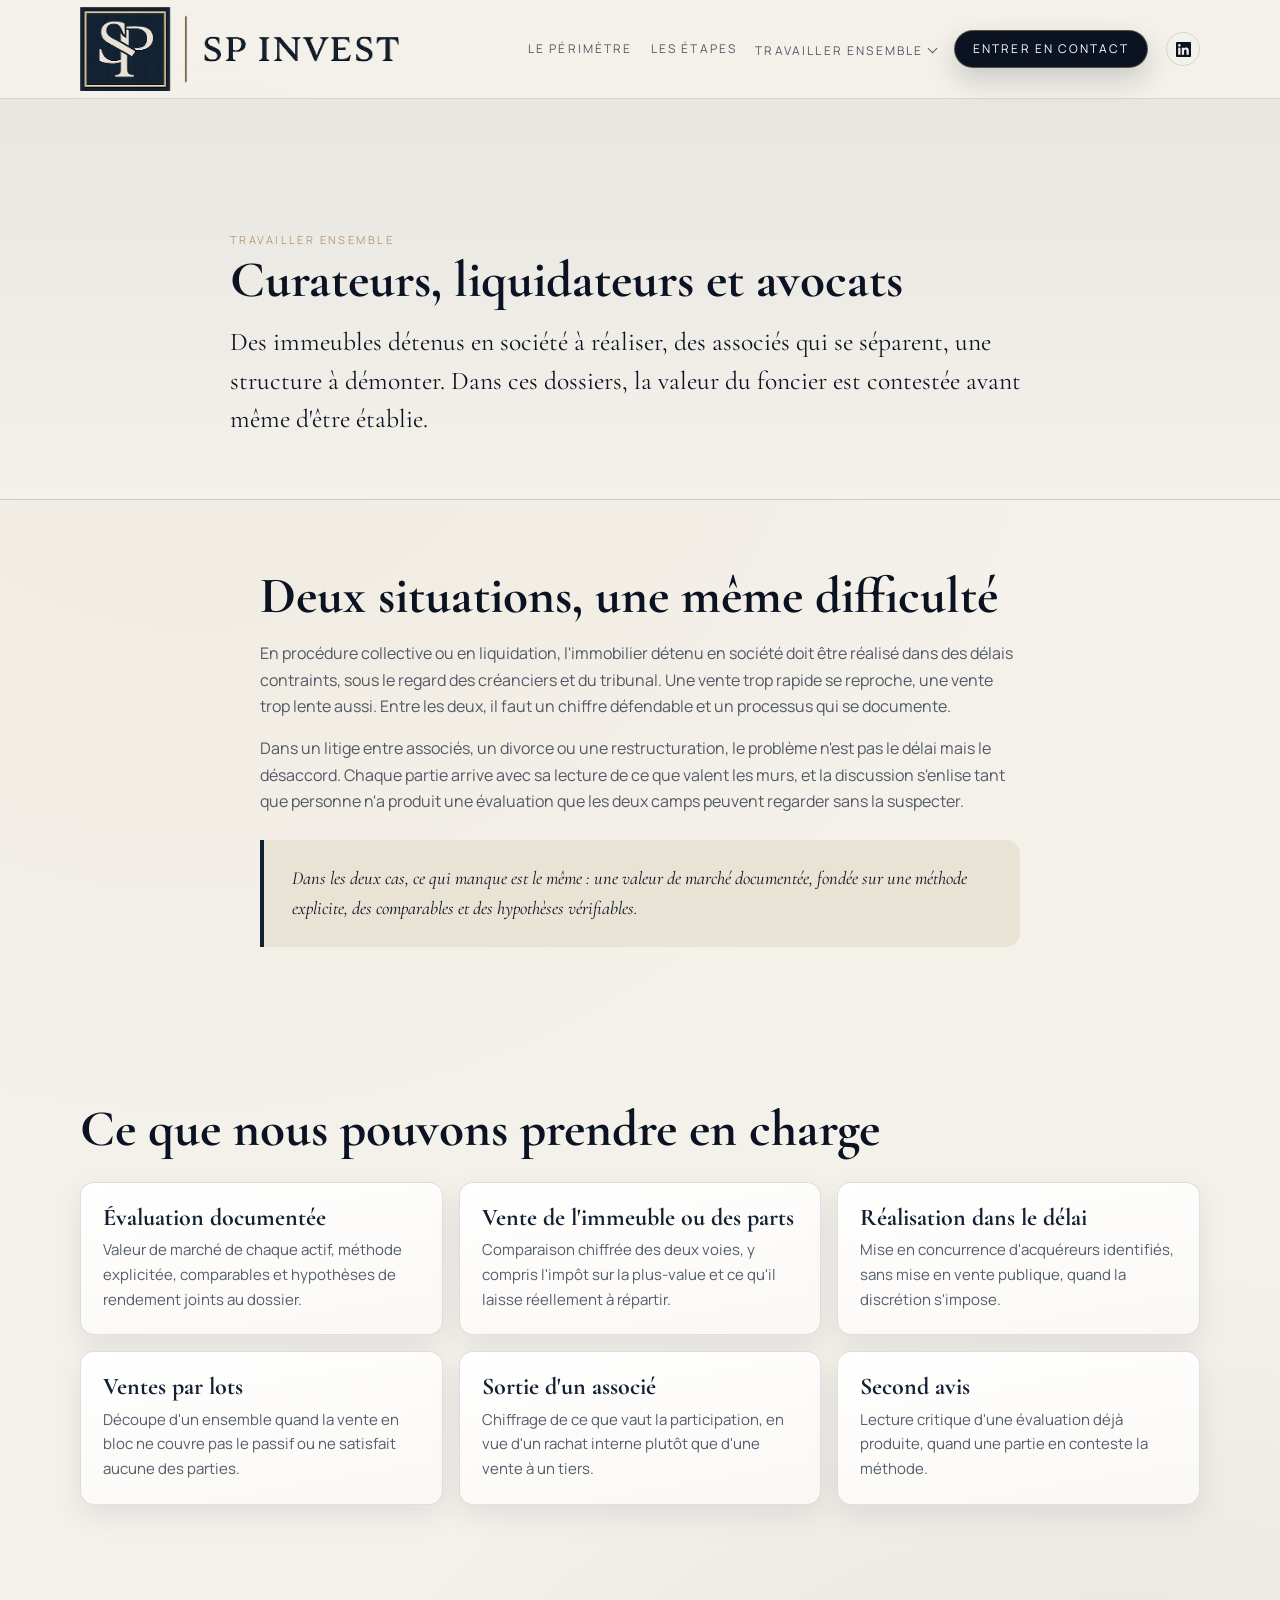
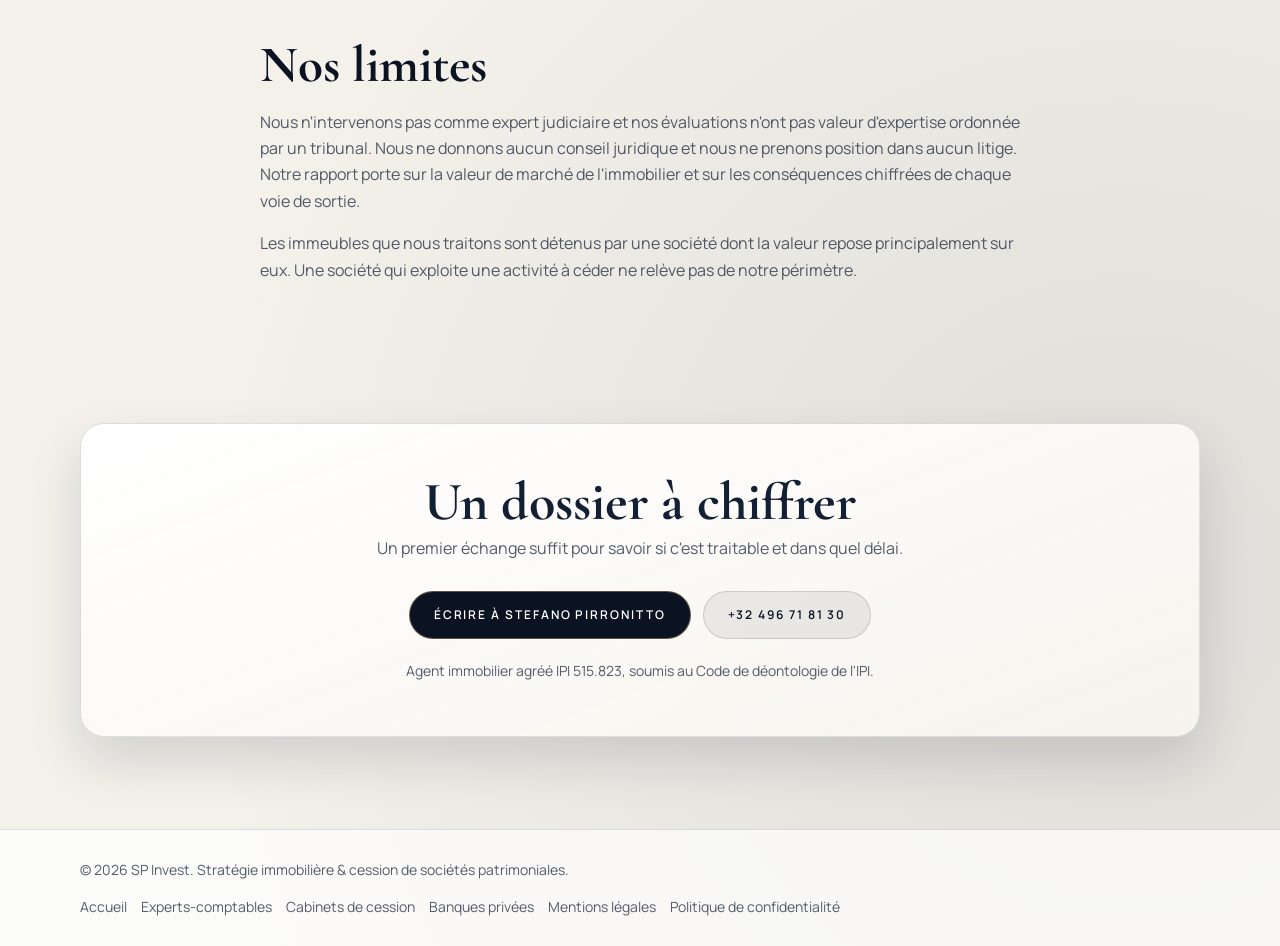
<file: curateurs-avocats.html>
<!doctype html>
<html lang="fr">
<head>
  <meta charset="utf-8" />
  <meta name="viewport" content="width=device-width, initial-scale=1" />
  <title>Curateurs, liquidateurs et avocats | SP Invest</title>
  <meta name="description" content="Immeubles en société à réaliser, litiges d'associés, restructurations. Nous valorisons le foncier et organisons la cession dans les délais." />
  <link rel="canonical" href="https://sp-invest.be/curateurs-avocats.html" />
  <meta property="og:type" content="website" />
  <meta property="og:site_name" content="SP Invest" />
  <meta property="og:locale" content="fr_BE" />
  <meta property="og:title" content="Curateurs, liquidateurs et avocats | SP Invest" />
  <meta property="og:description" content="Immeubles en société à réaliser, litiges d'associés, restructurations. Nous valorisons le foncier et organisons la cession dans les délais." />
  <meta property="og:url" content="https://sp-invest.be/curateurs-avocats.html" />
  <meta property="og:image" content="https://sp-invest.be/assets/og-sp-invest.jpg" />
  <meta property="og:image:width" content="1200" />
  <meta property="og:image:height" content="630" />
  <meta property="og:image:alt" content="SP Invest, stratégie immobilière et cession de sociétés patrimoniales" />
  <meta name="twitter:card" content="summary_large_image" />
  <meta name="twitter:title" content="Curateurs, liquidateurs et avocats | SP Invest" />
  <meta name="twitter:description" content="Immeubles en société à réaliser, litiges d'associés, restructurations. Nous valorisons le foncier et organisons la cession dans les délais." />
  <meta name="twitter:image" content="https://sp-invest.be/assets/og-sp-invest.jpg" />
  <meta name="theme-color" content="#0b1322" />
  <link href="https://fonts.googleapis.com/css2?family=Cormorant+Garamond:wght@400;500;600;700&family=Manrope:wght@400;500;600;700&display=swap" rel="stylesheet">
  <link rel="stylesheet" href="./styles.css?v=20261007-1" />
</head>

<body class="page-prescripteur">
  <header class="header">
    <div class="container header__inner">
      <a class="brand" href="/" aria-label="SP Invest, retour à l'accueil">
        <img src="./assets/logo-spinvest-exact.svg" alt="SP Invest">
      </a>
      <button class="nav-toggle" aria-expanded="false" aria-controls="nav" aria-label="Ouvrir le menu">
        <span></span><span></span><span></span>
      </button>
      <nav id="nav" class="nav" aria-label="Navigation principale">
        <a class="nav__link" href="/#perimetre">Le périmètre</a>
        <a class="nav__link" href="/#etapes">Les étapes</a>
        <div class="nav__group">
          <a class="nav__link" href="/#ensemble" aria-haspopup="true">Travailler ensemble <i class="nav__caret" aria-hidden="true"></i></a>
          <div class="nav__menu" role="menu">
            <a href="/experts-comptables.html" role="menuitem">Experts-comptables et fiduciaires<span>Le bilan, la fiscalité de sortie, la valeur du foncier</span></a>
            <a href="/cabinets-de-cession.html" role="menuitem">Cabinets de cession d'entreprise<span>Du foncier que votre méthode ne couvre pas</span></a>
            <a href="/banques-privees.html" role="menuitem">Banquiers privés et gestionnaires de patrimoine<span>Le patrimoine immobile de vos clients</span></a>
            <a href="/curateurs-avocats.html" role="menuitem">Curateurs, liquidateurs et avocats<span>Réaliser, chiffrer, départager</span></a>
          </div>
        </div>
        <a class="nav__cta" href="#contact">Entrer en contact</a>
        <a class="nav__social" href="https://www.linkedin.com/in/stefano-pirronitto-2255841b4/" target="_blank" rel="noopener noreferrer" aria-label="Profil LinkedIn de Stefano Pirronitto" title="LinkedIn de Stefano Pirronitto"><svg viewBox="0 0 24 24" aria-hidden="true" focusable="false"><path d="M20.45 20.45h-3.56v-5.57c0-1.33-.03-3.04-1.85-3.04-1.86 0-2.14 1.45-2.14 2.94v5.67H9.35V9h3.41v1.56h.05c.47-.9 1.64-1.85 3.37-1.85 3.6 0 4.27 2.37 4.27 5.46v6.28zM5.34 7.43a2.07 2.07 0 1 1 0-4.14 2.07 2.07 0 0 1 0 4.14zM7.12 20.45H3.55V9h3.57v11.45zM22.22 0H1.77C.79 0 0 .77 0 1.73v20.54C0 23.23.79 24 1.77 24h20.45c.98 0 1.78-.77 1.78-1.73V1.73C24 .77 23.2 0 22.22 0z"/></svg></a>
      </nav>
    </div>
  </header>

  <main id="contenu">
    <section class="page-hero">
      <div class="container page-hero__inner reveal">
        <p class="eyebrow">Travailler ensemble</p>
        <h1 class="section__title">Curateurs, liquidateurs et avocats</h1>
        <p class="lede">
          Des immeubles détenus en société à réaliser, des associés qui se séparent, une structure à
          démonter. Dans ces dossiers, la valeur du foncier est contestée avant même d'être établie.
        </p>
      </div>
    </section>

    <section class="section reveal">
      <div class="container narrow">
        <h2 class="section__title">Deux situations, une même difficulté</h2>
        <p>
          En procédure collective ou en liquidation, l'immobilier détenu en société doit être réalisé dans
          des délais contraints, sous le regard des créanciers et du tribunal. Une vente trop rapide se
          reproche, une vente trop lente aussi. Entre les deux, il faut un chiffre défendable et un processus
          qui se documente.
        </p>
        <p>
          Dans un litige entre associés, un divorce ou une restructuration, le problème n'est pas le délai
          mais le désaccord. Chaque partie arrive avec sa lecture de ce que valent les murs, et la discussion
          s'enlise tant que personne n'a produit une évaluation que les deux camps peuvent regarder sans
          la suspecter.
        </p>

        <div class="callout">
          <p>
            Dans les deux cas, ce qui manque est le même : une valeur de marché documentée, fondée sur une
            méthode explicite, des comparables et des hypothèses vérifiables.
          </p>
        </div>
      </div>
    </section>

    <section class="section section--alt reveal">
      <div class="container">
        <h2 class="section__title">Ce que nous pouvons prendre en charge</h2>
        <div class="cards cards--3">
          <article class="card">
            <h3>Évaluation documentée</h3>
            <p>Valeur de marché de chaque actif, méthode explicitée, comparables et hypothèses de rendement joints au dossier.</p>
          </article>
          <article class="card">
            <h3>Vente de l'immeuble ou des parts</h3>
            <p>Comparaison chiffrée des deux voies, y compris l'impôt sur la plus-value et ce qu'il laisse réellement à répartir.</p>
          </article>
          <article class="card">
            <h3>Réalisation dans le délai</h3>
            <p>Mise en concurrence d'acquéreurs identifiés, sans mise en vente publique, quand la discrétion s'impose.</p>
          </article>
          <article class="card">
            <h3>Ventes par lots</h3>
            <p>Découpe d'un ensemble quand la vente en bloc ne couvre pas le passif ou ne satisfait aucune des parties.</p>
          </article>
          <article class="card">
            <h3>Sortie d'un associé</h3>
            <p>Chiffrage de ce que vaut la participation, en vue d'un rachat interne plutôt que d'une vente à un tiers.</p>
          </article>
          <article class="card">
            <h3>Second avis</h3>
            <p>Lecture critique d'une évaluation déjà produite, quand une partie en conteste la méthode.</p>
          </article>
        </div>
      </div>
    </section>

    <section class="section reveal">
      <div class="container narrow">
        <h2 class="section__title">Nos limites</h2>
        <p>
          Nous n'intervenons pas comme expert judiciaire et nos évaluations n'ont pas valeur d'expertise
          ordonnée par un tribunal. Nous ne donnons aucun conseil juridique et nous ne prenons position
          dans aucun litige. Notre rapport porte sur la valeur de marché de l'immobilier et sur les
          conséquences chiffrées de chaque voie de sortie.
        </p>
        <p>
          Les immeubles que nous traitons sont détenus par une société dont la valeur repose principalement
          sur eux. Une société qui exploite une activité à céder ne relève pas de notre périmètre.
        </p>
      </div>
    </section>

    <section id="contact" class="section section--alt reveal">
      <div class="container">
        <div class="contact-wrap">
          <div class="contact-card">
            <h2 class="contact-title">Un dossier à chiffrer</h2>
            <p class="contact-subtitle">Un premier échange suffit pour savoir si c'est traitable et dans quel délai.</p>
            <div class="contact-actions">
              <a class="btn btn--primary" href="mailto:s.pirronitto@sp-invest.be?subject=Dossier%20curateur%20ou%20avocat">Écrire à Stefano Pirronitto</a>
              <a class="btn btn--soft" href="tel:+32496718130">+32 496 71 81 30</a>
            </div>
            <p class="contact-note">Agent immobilier agréé IPI 515.823, soumis au Code de déontologie de l'IPI.</p>
          </div>
        </div>
      </div>
    </section>
  </main>

  <footer class="footer">
    <div class="container footer__inner">
      <p class="footer__brand">&copy; <span id="year"></span> SP Invest. Stratégie immobilière &amp; cession de sociétés patrimoniales.</p>
      <div class="footer__links">
        <a href="/">Accueil</a>
        <a href="./experts-comptables.html">Experts-comptables</a>
        <a href="./cabinets-de-cession.html">Cabinets de cession</a>
        <a href="./banques-privees.html">Banques privées</a>
        <a href="./mentions-legales.html">Mentions légales</a>
        <a href="./politique-confidentialite.html">Politique de confidentialité</a>
      </div>
    </div>
  </footer>

  <script src="./script.js?v=20261007-1"></script>
</body>
</html>
</file>
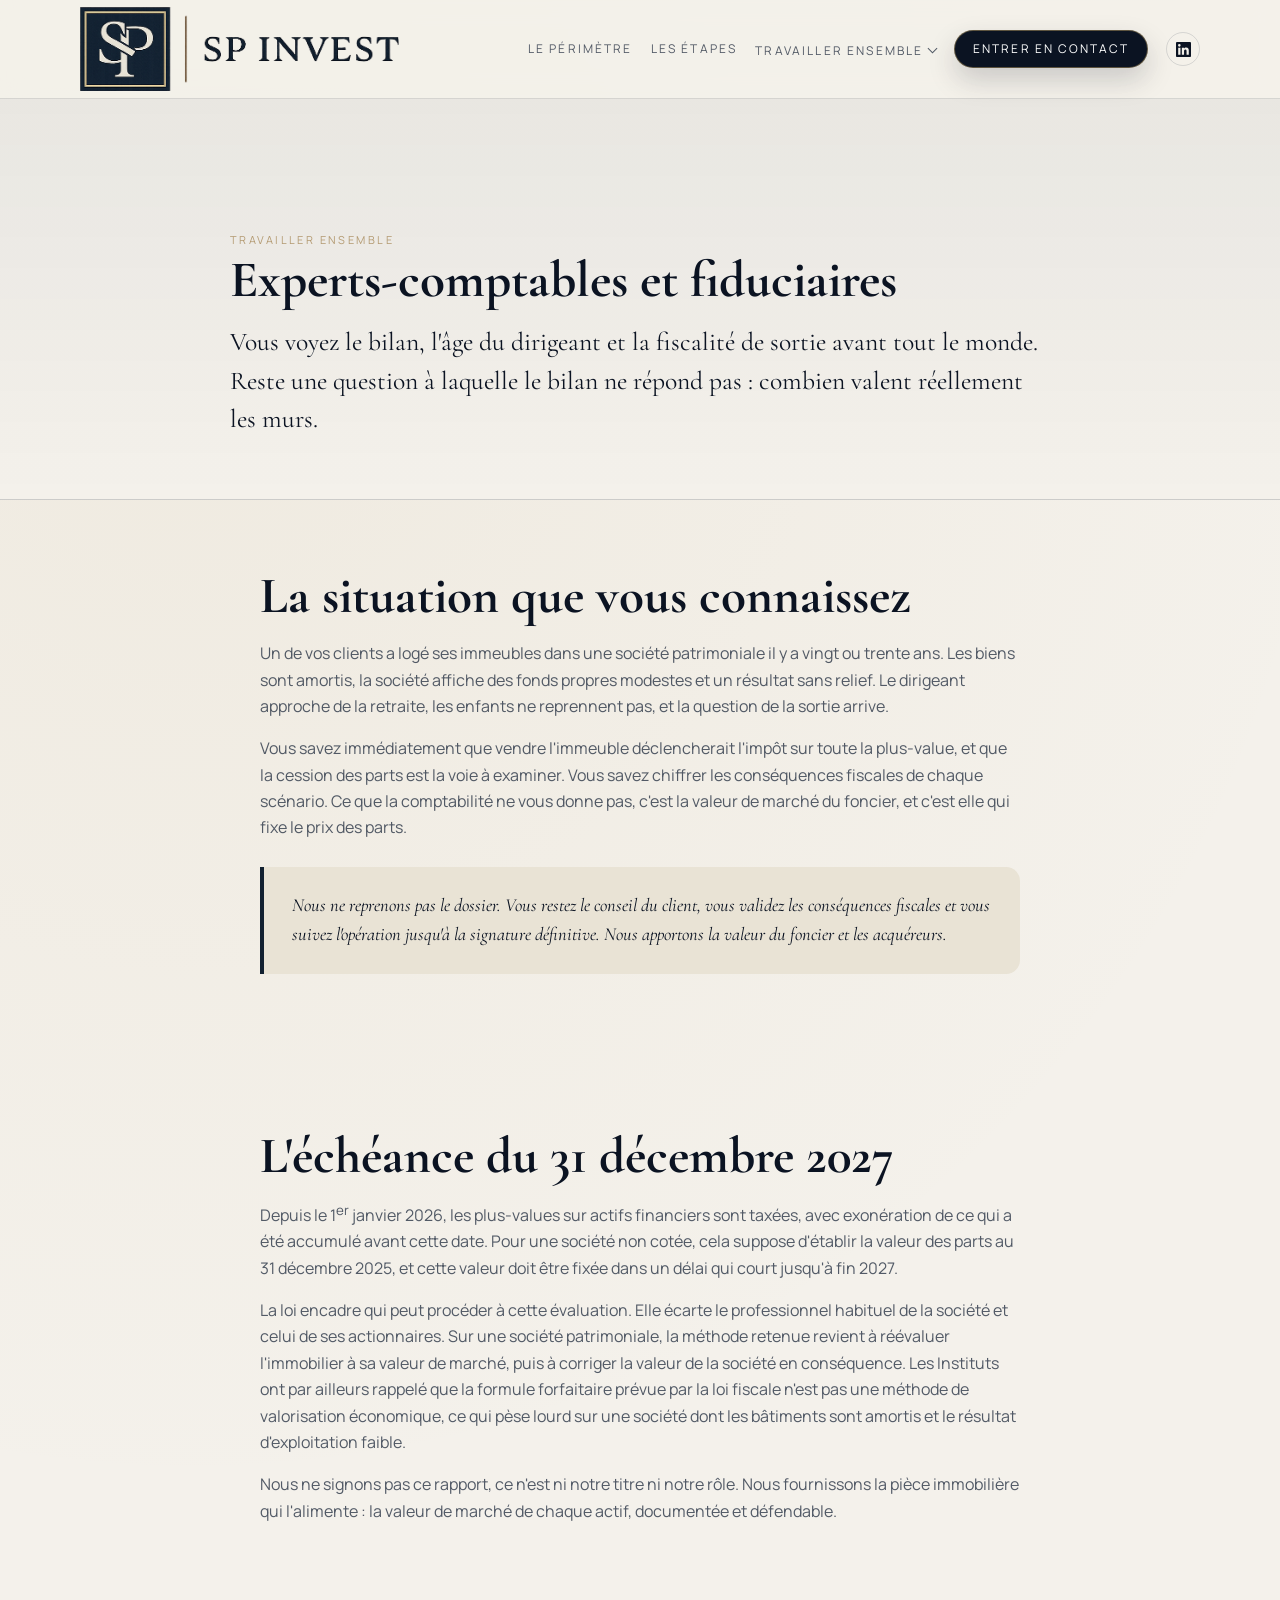
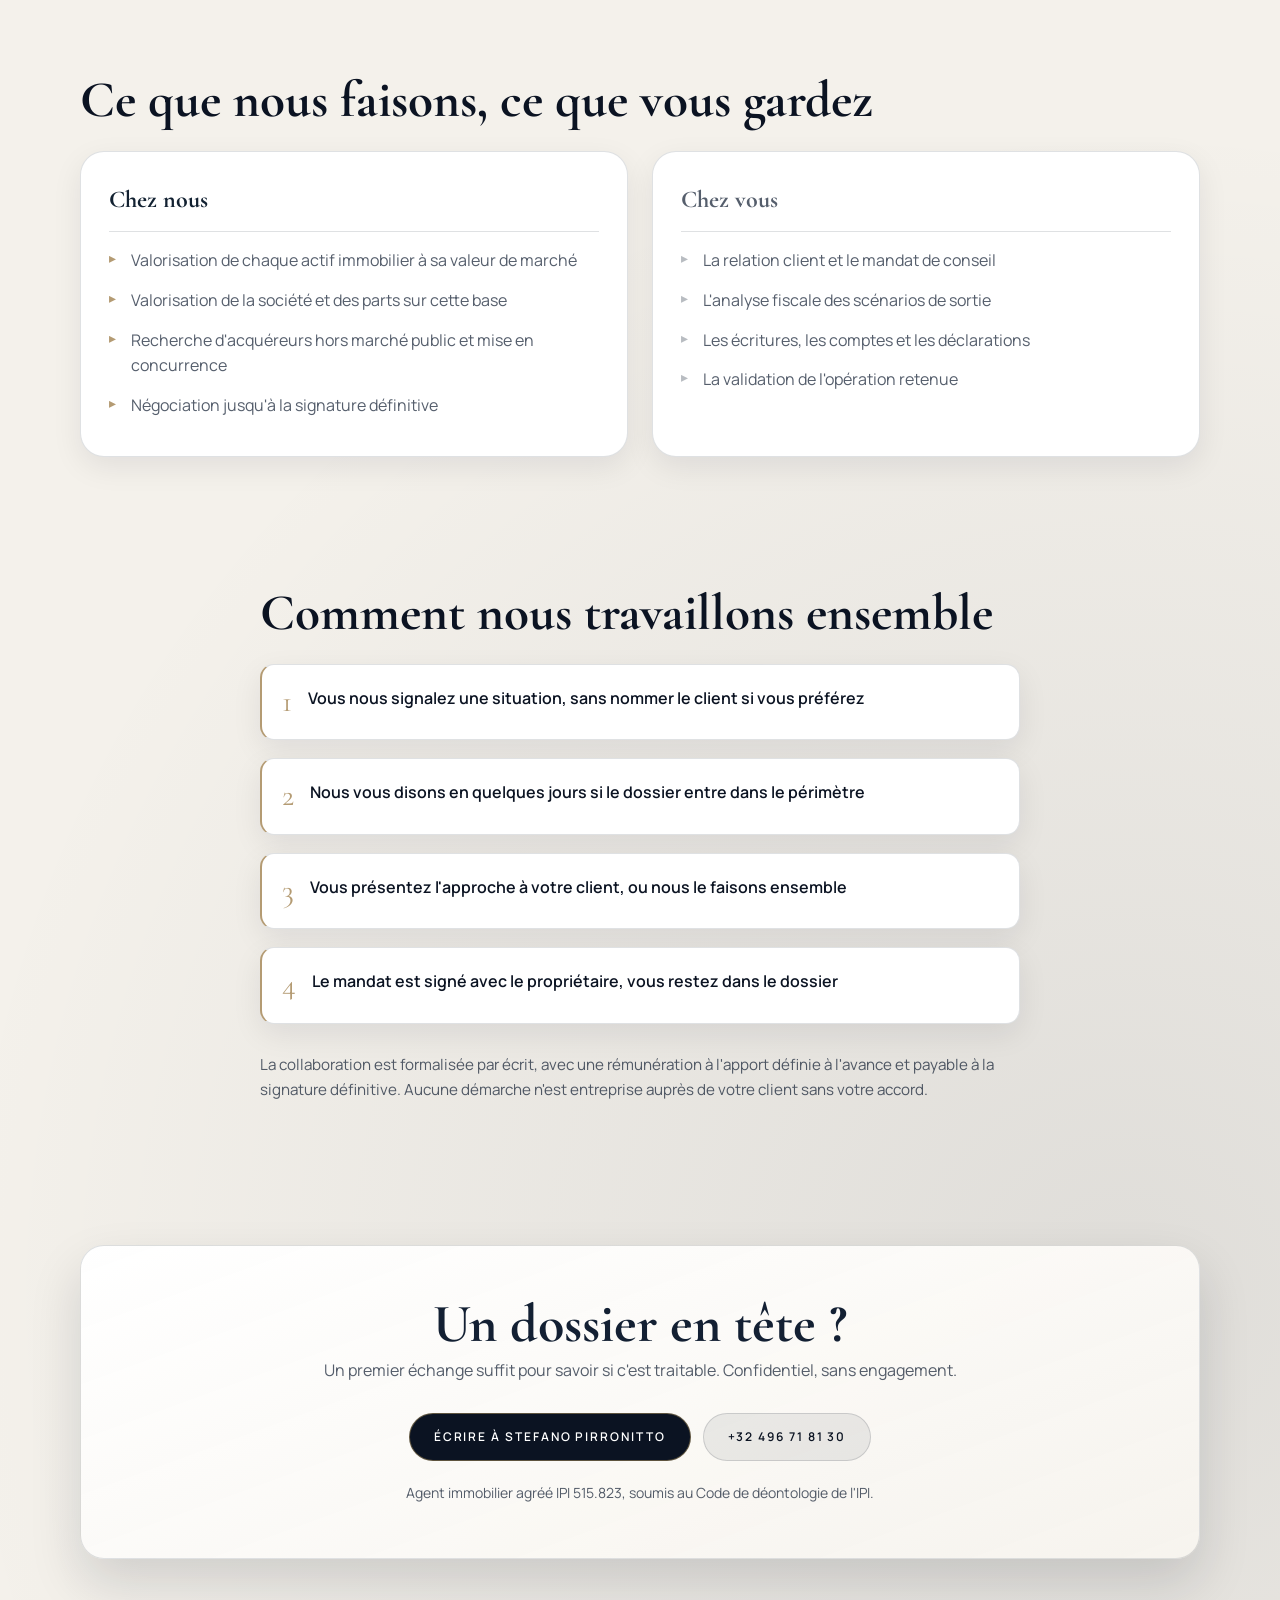
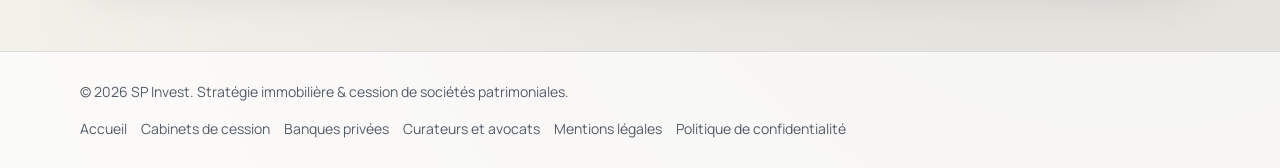
<file: experts-comptables.html>
<!doctype html>
<html lang="fr">
<head>
  <meta charset="utf-8" />
  <meta name="viewport" content="width=device-width, initial-scale=1" />
  <title>Experts-comptables et fiduciaires | SP Invest</title>
  <meta name="description" content="Votre client détient ses immeubles en société. Vous avez le bilan et la fiscalité, nous apportons la valeur du foncier et les acquéreurs." />
  <link rel="canonical" href="https://sp-invest.be/experts-comptables.html" />
  <meta property="og:type" content="website" />
  <meta property="og:site_name" content="SP Invest" />
  <meta property="og:locale" content="fr_BE" />
  <meta property="og:title" content="Experts-comptables et fiduciaires | SP Invest" />
  <meta property="og:description" content="Votre client détient ses immeubles en société. Vous avez le bilan et la fiscalité, nous apportons la valeur du foncier et les acquéreurs." />
  <meta property="og:url" content="https://sp-invest.be/experts-comptables.html" />
  <meta property="og:image" content="https://sp-invest.be/assets/og-sp-invest.jpg" />
  <meta property="og:image:width" content="1200" />
  <meta property="og:image:height" content="630" />
  <meta property="og:image:alt" content="SP Invest, stratégie immobilière et cession de sociétés patrimoniales" />
  <meta name="twitter:card" content="summary_large_image" />
  <meta name="twitter:title" content="Experts-comptables et fiduciaires | SP Invest" />
  <meta name="twitter:description" content="Votre client détient ses immeubles en société. Vous avez le bilan et la fiscalité, nous apportons la valeur du foncier et les acquéreurs." />
  <meta name="twitter:image" content="https://sp-invest.be/assets/og-sp-invest.jpg" />
  <meta name="theme-color" content="#0b1322" />
  <link href="https://fonts.googleapis.com/css2?family=Cormorant+Garamond:wght@400;500;600;700&family=Manrope:wght@400;500;600;700&display=swap" rel="stylesheet">
  <link rel="stylesheet" href="./styles.css?v=20261007-1" />
</head>

<body class="page-prescripteur">
  <header class="header">
    <div class="container header__inner">
      <a class="brand" href="/" aria-label="SP Invest, retour à l'accueil">
        <img src="./assets/logo-spinvest-exact.svg" alt="SP Invest">
      </a>
      <button class="nav-toggle" aria-expanded="false" aria-controls="nav" aria-label="Ouvrir le menu">
        <span></span><span></span><span></span>
      </button>
      <nav id="nav" class="nav" aria-label="Navigation principale">
        <a class="nav__link" href="/#perimetre">Le périmètre</a>
        <a class="nav__link" href="/#etapes">Les étapes</a>
        <div class="nav__group">
          <a class="nav__link" href="/#ensemble" aria-haspopup="true">Travailler ensemble <i class="nav__caret" aria-hidden="true"></i></a>
          <div class="nav__menu" role="menu">
            <a href="/experts-comptables.html" role="menuitem">Experts-comptables et fiduciaires<span>Le bilan, la fiscalité de sortie, la valeur du foncier</span></a>
            <a href="/cabinets-de-cession.html" role="menuitem">Cabinets de cession d'entreprise<span>Du foncier que votre méthode ne couvre pas</span></a>
            <a href="/banques-privees.html" role="menuitem">Banquiers privés et gestionnaires de patrimoine<span>Le patrimoine immobile de vos clients</span></a>
            <a href="/curateurs-avocats.html" role="menuitem">Curateurs, liquidateurs et avocats<span>Réaliser, chiffrer, départager</span></a>
          </div>
        </div>
        <a class="nav__cta" href="#contact">Entrer en contact</a>
        <a class="nav__social" href="https://www.linkedin.com/in/stefano-pirronitto-2255841b4/" target="_blank" rel="noopener noreferrer" aria-label="Profil LinkedIn de Stefano Pirronitto" title="LinkedIn de Stefano Pirronitto"><svg viewBox="0 0 24 24" aria-hidden="true" focusable="false"><path d="M20.45 20.45h-3.56v-5.57c0-1.33-.03-3.04-1.85-3.04-1.86 0-2.14 1.45-2.14 2.94v5.67H9.35V9h3.41v1.56h.05c.47-.9 1.64-1.85 3.37-1.85 3.6 0 4.27 2.37 4.27 5.46v6.28zM5.34 7.43a2.07 2.07 0 1 1 0-4.14 2.07 2.07 0 0 1 0 4.14zM7.12 20.45H3.55V9h3.57v11.45zM22.22 0H1.77C.79 0 0 .77 0 1.73v20.54C0 23.23.79 24 1.77 24h20.45c.98 0 1.78-.77 1.78-1.73V1.73C24 .77 23.2 0 22.22 0z"/></svg></a>
      </nav>
    </div>
  </header>

  <main id="contenu">
    <section class="page-hero">
      <div class="container page-hero__inner reveal">
        <p class="eyebrow">Travailler ensemble</p>
        <h1 class="section__title">Experts-comptables et fiduciaires</h1>
        <p class="lede">
          Vous voyez le bilan, l'âge du dirigeant et la fiscalité de sortie avant tout le monde.
          Reste une question à laquelle le bilan ne répond pas : combien valent réellement les murs.
        </p>
      </div>
    </section>

    <section class="section reveal">
      <div class="container narrow">
        <h2 class="section__title">La situation que vous connaissez</h2>
        <p>
          Un de vos clients a logé ses immeubles dans une société patrimoniale il y a vingt ou trente ans.
          Les biens sont amortis, la société affiche des fonds propres modestes et un résultat sans relief.
          Le dirigeant approche de la retraite, les enfants ne reprennent pas, et la question de la sortie arrive.
        </p>
        <p>
          Vous savez immédiatement que vendre l'immeuble déclencherait l'impôt sur toute la plus-value,
          et que la cession des parts est la voie à examiner. Vous savez chiffrer les conséquences fiscales
          de chaque scénario. Ce que la comptabilité ne vous donne pas, c'est la valeur de marché du foncier,
          et c'est elle qui fixe le prix des parts.
        </p>

        <div class="callout">
          <p>
            Nous ne reprenons pas le dossier. Vous restez le conseil du client, vous validez les conséquences
            fiscales et vous suivez l'opération jusqu'à la signature définitive. Nous apportons la valeur du
            foncier et les acquéreurs.
          </p>
        </div>
      </div>
    </section>

    <section class="section section--alt reveal">
      <div class="container narrow">
        <h2 class="section__title">L'échéance du 31 décembre 2027</h2>
        <p>
          Depuis le 1<sup>er</sup> janvier 2026, les plus-values sur actifs financiers sont taxées, avec
          exonération de ce qui a été accumulé avant cette date. Pour une société non cotée, cela suppose
          d'établir la valeur des parts au 31 décembre 2025, et cette valeur doit être fixée dans un délai
          qui court jusqu'à fin 2027.
        </p>
        <p>
          La loi encadre qui peut procéder à cette évaluation. Elle écarte le professionnel habituel de la
          société et celui de ses actionnaires. Sur une société patrimoniale, la méthode retenue revient à
          réévaluer l'immobilier à sa valeur de marché, puis à corriger la valeur de la société en conséquence.
          Les Instituts ont par ailleurs rappelé que la formule forfaitaire prévue par la loi fiscale n'est
          pas une méthode de valorisation économique, ce qui pèse lourd sur une société dont les bâtiments
          sont amortis et le résultat d'exploitation faible.
        </p>
        <p>
          Nous ne signons pas ce rapport, ce n'est ni notre titre ni notre rôle. Nous fournissons la pièce
          immobilière qui l'alimente : la valeur de marché de chaque actif, documentée et défendable.
        </p>
      </div>
    </section>

    <section class="section reveal">
      <div class="container">
        <h2 class="section__title">Ce que nous faisons, ce que vous gardez</h2>
        <div class="scope">
          <div class="scope__col scope__col--in">
            <h3>Chez nous</h3>
            <ul>
              <li>Valorisation de chaque actif immobilier à sa valeur de marché</li>
              <li>Valorisation de la société et des parts sur cette base</li>
              <li>Recherche d'acquéreurs hors marché public et mise en concurrence</li>
              <li>Négociation jusqu'à la signature définitive</li>
            </ul>
          </div>
          <div class="scope__col scope__col--out">
            <h3>Chez vous</h3>
            <ul>
              <li>La relation client et le mandat de conseil</li>
              <li>L'analyse fiscale des scénarios de sortie</li>
              <li>Les écritures, les comptes et les déclarations</li>
              <li>La validation de l'opération retenue</li>
            </ul>
          </div>
        </div>
      </div>
    </section>

    <section class="section section--alt reveal">
      <div class="container narrow">
        <h2 class="section__title">Comment nous travaillons ensemble</h2>
        <ol class="steps steps--compact">
          <li class="step"><span class="step__num">1</span><h3>Vous nous signalez une situation, sans nommer le client si vous préférez</h3></li>
          <li class="step"><span class="step__num">2</span><h3>Nous vous disons en quelques jours si le dossier entre dans le périmètre</h3></li>
          <li class="step"><span class="step__num">3</span><h3>Vous présentez l'approche à votre client, ou nous le faisons ensemble</h3></li>
          <li class="step"><span class="step__num">4</span><h3>Le mandat est signé avec le propriétaire, vous restez dans le dossier</h3></li>
        </ol>
        <p class="note-inline">
          La collaboration est formalisée par écrit, avec une rémunération à l'apport définie à l'avance
          et payable à la signature définitive. Aucune démarche n'est entreprise auprès de votre client
          sans votre accord.
        </p>
      </div>
    </section>

    <section id="contact" class="section reveal">
      <div class="container">
        <div class="contact-wrap">
          <div class="contact-card">
            <h2 class="contact-title">Un dossier en tête ?</h2>
            <p class="contact-subtitle">Un premier échange suffit pour savoir si c'est traitable. Confidentiel, sans engagement.</p>
            <div class="contact-actions">
              <a class="btn btn--primary" href="mailto:s.pirronitto@sp-invest.be?subject=Collaboration%20expert-comptable">Écrire à Stefano Pirronitto</a>
              <a class="btn btn--soft" href="tel:+32496718130">+32 496 71 81 30</a>
            </div>
            <p class="contact-note">Agent immobilier agréé IPI 515.823, soumis au Code de déontologie de l'IPI.</p>
          </div>
        </div>
      </div>
    </section>
  </main>

  <footer class="footer">
    <div class="container footer__inner">
      <p class="footer__brand">&copy; <span id="year"></span> SP Invest. Stratégie immobilière &amp; cession de sociétés patrimoniales.</p>
      <div class="footer__links">
        <a href="/">Accueil</a>
        <a href="./cabinets-de-cession.html">Cabinets de cession</a>
        <a href="./banques-privees.html">Banques privées</a>
        <a href="./curateurs-avocats.html">Curateurs et avocats</a>
        <a href="./mentions-legales.html">Mentions légales</a>
        <a href="./politique-confidentialite.html">Politique de confidentialité</a>
      </div>
    </div>
  </footer>

  <script src="./script.js?v=20261007-1"></script>
</body>
</html>
</file>
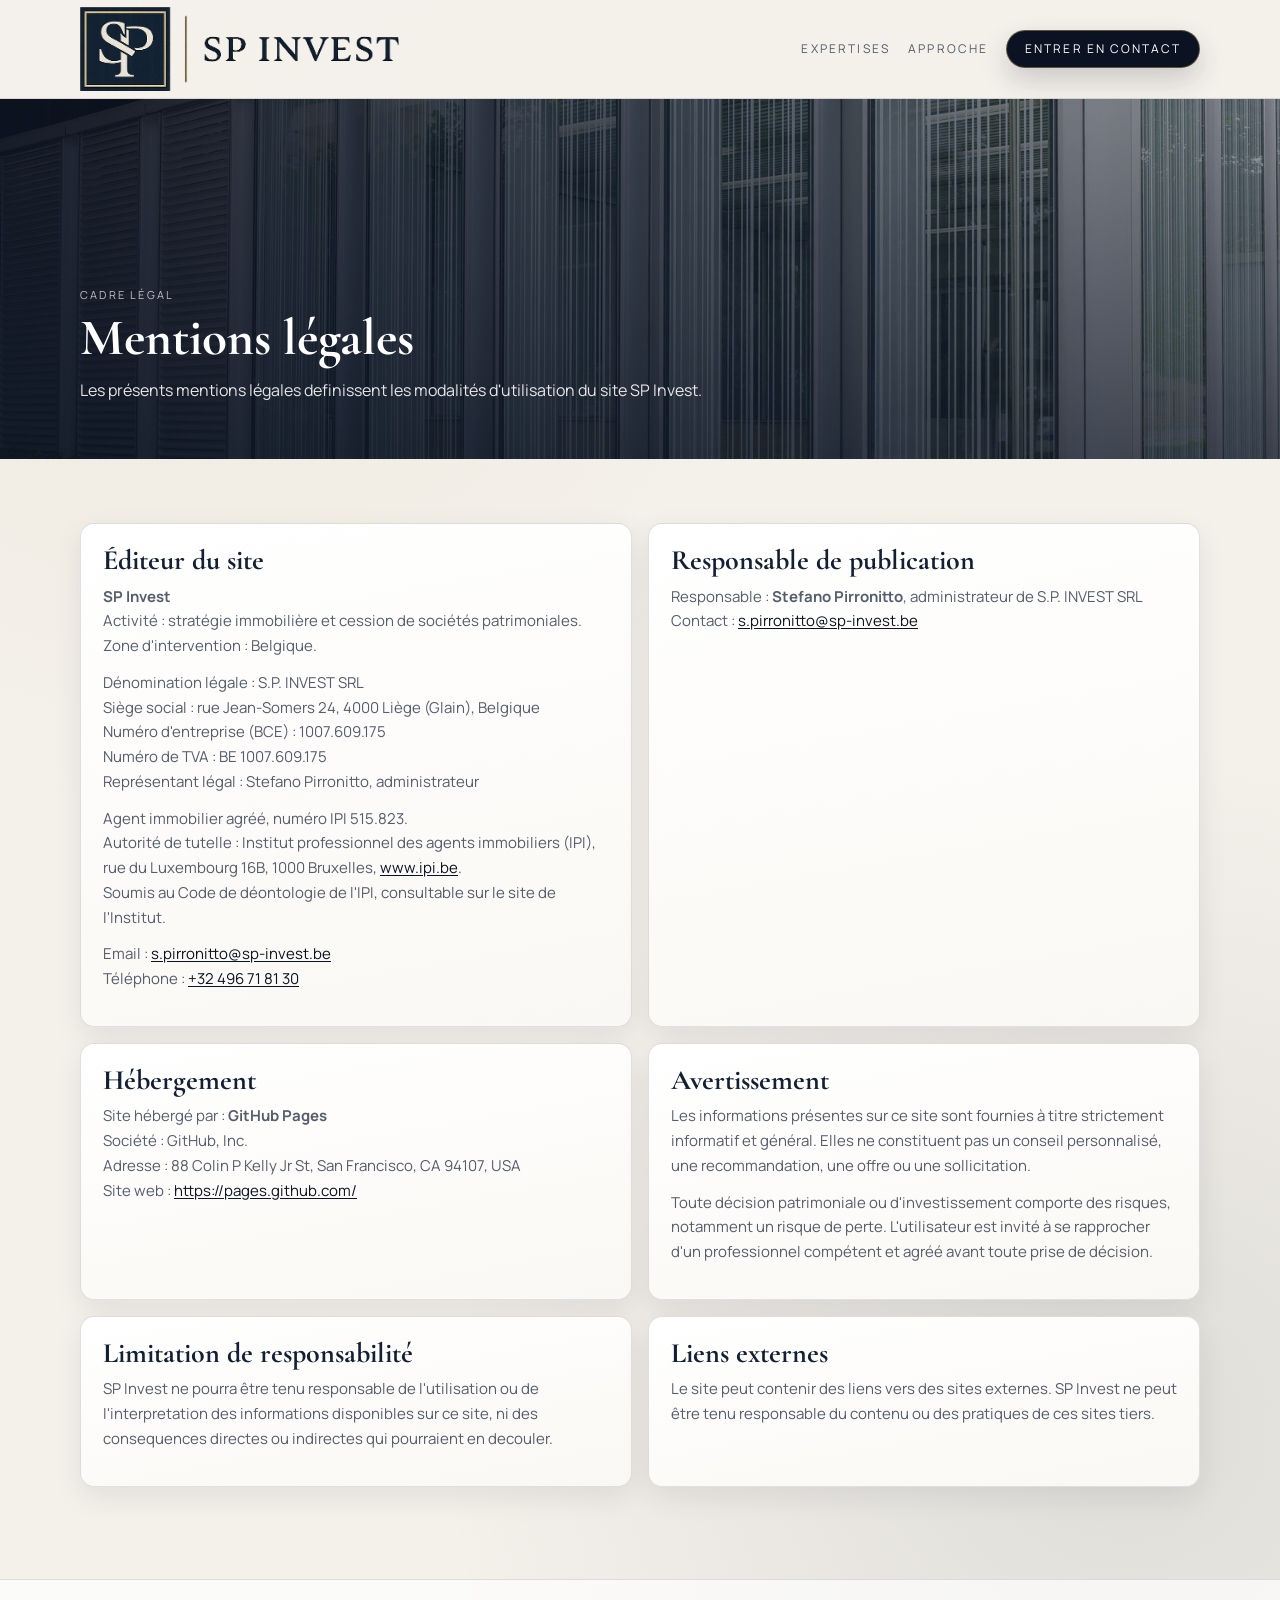
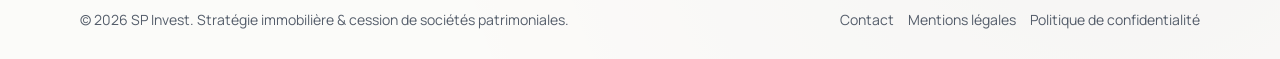
<file: mentions-legales.html>
﻿<!doctype html>
<html lang="fr">
<head>
  <meta charset="utf-8" />
  <meta name="viewport" content="width=device-width, initial-scale=1" />
  <title>Mentions légales | SP Invest</title>
  <meta name="description" content="Éditeur, hébergeur, numéro d'entreprise et agrément IPI du site sp-invest.be." />
  <link rel="canonical" href="https://sp-invest.be/mentions-legales.html" />
  <meta property="og:type" content="website" />
  <meta property="og:site_name" content="SP Invest" />
  <meta property="og:locale" content="fr_BE" />
  <meta property="og:title" content="Mentions légales | SP Invest" />
  <meta property="og:description" content="Éditeur, hébergeur, numéro d'entreprise et agrément IPI du site sp-invest.be." />
  <meta property="og:url" content="https://sp-invest.be/mentions-legales.html" />
  <meta property="og:image" content="https://sp-invest.be/assets/og-sp-invest.jpg" />
  <meta property="og:image:width" content="1200" />
  <meta property="og:image:height" content="630" />
  <meta property="og:image:alt" content="SP Invest, stratégie immobilière et cession de sociétés patrimoniales" />
  <meta name="twitter:card" content="summary_large_image" />
  <meta name="twitter:title" content="Mentions légales | SP Invest" />
  <meta name="twitter:description" content="Éditeur, hébergeur, numéro d'entreprise et agrément IPI du site sp-invest.be." />
  <meta name="twitter:image" content="https://sp-invest.be/assets/og-sp-invest.jpg" />
  <meta name="theme-color" content="#0b1322" />
  <link href="https://fonts.googleapis.com/css2?family=Cormorant+Garamond:wght@400;500;600;700&family=Manrope:wght@400;500;600;700&display=swap" rel="stylesheet">
  <link rel="stylesheet" href="./styles.css?v=20260424-2" />
</head>

<body class="legal-page">
  <header class="header">
    <div class="container header__inner">
      <a class="brand" href="index.html#top" aria-label="Retour a l'accueil">
        <img src="./assets/logo-spinvest-exact.svg" alt="SP Invest">
      </a>

      <button class="nav-toggle" aria-expanded="false" aria-controls="nav" aria-label="Ouvrir le menu">
        <span></span>
        <span></span>
        <span></span>
      </button>

      <nav id="nav" class="nav" aria-label="Navigation principale">
        <a class="nav__link" href="index.html#expertises">Expertises</a>
        <a class="nav__link" href="index.html#engagements">Approche</a>
        <a class="nav__cta" href="index.html#contact">Entrer en contact</a>
      </nav>
    </div>
  </header>

  <main id="contenu">
    <section class="legal-hero reveal" style="--hero-image:url('./assets/architecture.jpg');">
      <div class="container legal-hero__inner">
        <p class="section__kicker">Cadre légal</p>
        <h1 class="section__title">Mentions légales</h1>
        <p class="section__subtitle">Les présents mentions légales definissent les modalités d'utilisation du site SP Invest.</p>
      </div>
    </section>

    <section class="section legal-section">
      <div class="container legal-grid">
        <article class="card legal-card reveal">
          <h2>Éditeur du site</h2>
          <p>
            <strong>SP Invest</strong><br>
            Activité : stratégie immobilière et cession de sociétés patrimoniales.<br>
            Zone d'intervention : Belgique.
          </p>
          <p>
            Dénomination légale : S.P. INVEST SRL<br>
            Siège social : rue Jean-Somers 24, 4000 Liège (Glain), Belgique<br>
            Numéro d'entreprise (BCE) : 1007.609.175<br>
            Numéro de TVA : BE 1007.609.175<br>
            Représentant légal : Stefano Pirronitto, administrateur
          </p>
          <p>
            Agent immobilier agréé, numéro IPI 515.823.<br>
            Autorité de tutelle : Institut professionnel des agents immobiliers (IPI),
            rue du Luxembourg 16B, 1000 Bruxelles, <a href="https://www.ipi.be" target="_blank" rel="noopener noreferrer">www.ipi.be</a>.<br>
            Soumis au Code de déontologie de l'IPI, consultable sur le site de l'Institut.
          </p>
          <p>
            Email : <a href="mailto:s.pirronitto@sp-invest.be">s.pirronitto@sp-invest.be</a><br>
            Téléphone : <a href="tel:+32496718130">+32 496 71 81 30</a>
          </p>
        </article>

        <article class="card legal-card reveal">
          <h2>Responsable de publication</h2>
          <p>
            Responsable : <strong>Stefano Pirronitto</strong>, administrateur de S.P. INVEST SRL<br>
            Contact : <a href="mailto:s.pirronitto@sp-invest.be">s.pirronitto@sp-invest.be</a>
          </p>
        </article>

        <article class="card legal-card reveal">
          <h2>Hébergement</h2>
          <p>
            Site hébergé par : <strong>GitHub Pages</strong><br>
            Société : GitHub, Inc.<br>
            Adresse : 88 Colin P Kelly Jr St, San Francisco, CA 94107, USA<br>
            Site web : <a href="https://pages.github.com/" target="_blank" rel="noopener noreferrer">https://pages.github.com/</a>
          </p>
        </article>

        <article class="card legal-card reveal">
          <h2>Avertissement</h2>
          <p>
            Les informations présentes sur ce site sont fournies à titre strictement informatif et général.
            Elles ne constituent pas un conseil personnalisé, une recommandation, une offre ou une sollicitation.
          </p>
          <p>
            Toute décision patrimoniale ou d'investissement comporte des risques, notamment un risque de perte.
            L'utilisateur est invité à se rapprocher d'un professionnel compétent et agréé avant toute prise de décision.
          </p>
        </article>

        <article class="card legal-card reveal">
          <h2>Limitation de responsabilité</h2>
          <p>
            SP Invest ne pourra être tenu responsable de l'utilisation ou de l'interpretation des informations
            disponibles sur ce site, ni des consequences directes ou indirectes qui pourraient en decouler.
          </p>
        </article>

        <article class="card legal-card reveal">
          <h2>Liens externes</h2>
          <p>
            Le site peut contenir des liens vers des sites externes.
            SP Invest ne peut être tenu responsable du contenu ou des pratiques de ces sites tiers.
          </p>
        </article>
      </div>
    </section>
  </main>

  <footer class="footer">
    <div class="container footer__inner">
      <p class="footer__brand">&copy; <span id="year"></span> SP Invest. Stratégie immobilière &amp; cession de sociétés patrimoniales.</p>
      <div class="footer__links">
        <a href="index.html#contact">Contact</a>
        <a href="mentions-legales.html">Mentions légales</a>
        <a href="politique-confidentialite.html">Politique de confidentialité</a>
      </div>
    </div>
  </footer>

  <script src="script.js?v=20261007-1"></script>
</body>
</html>
</file>
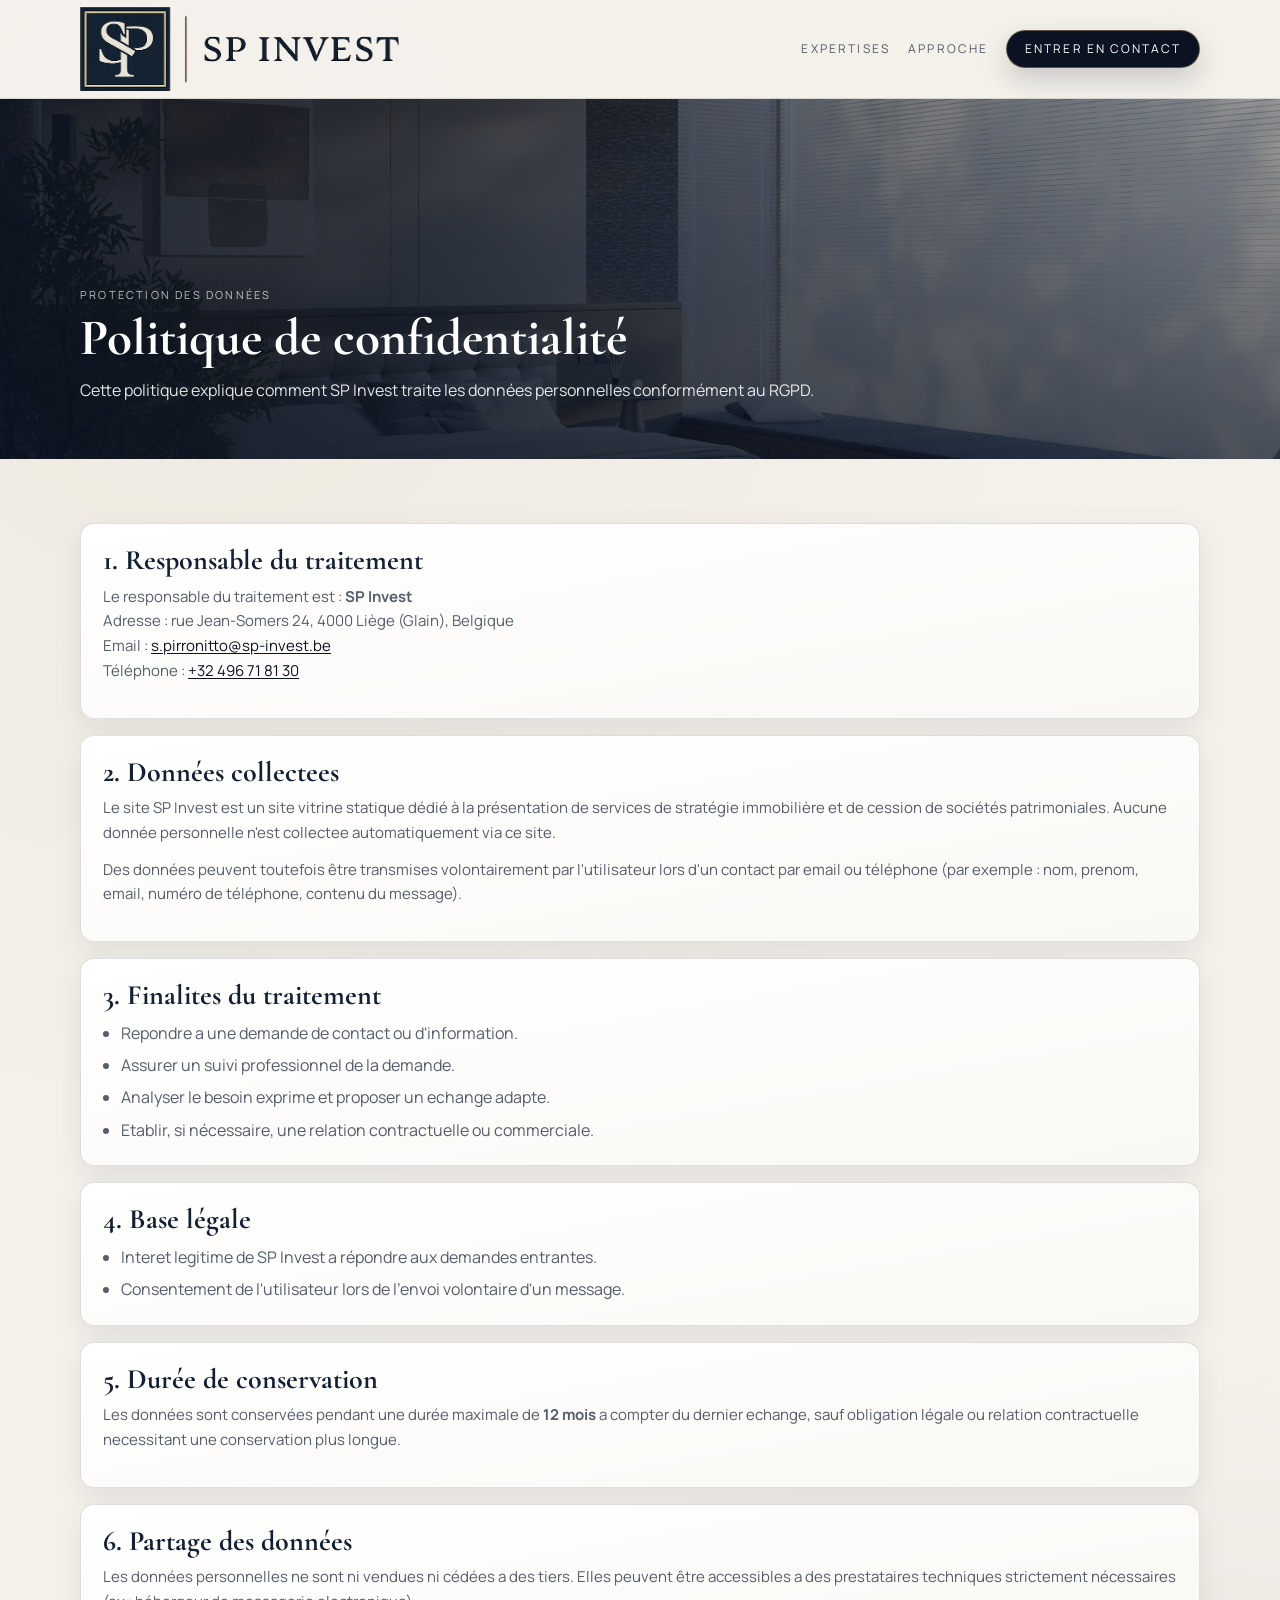
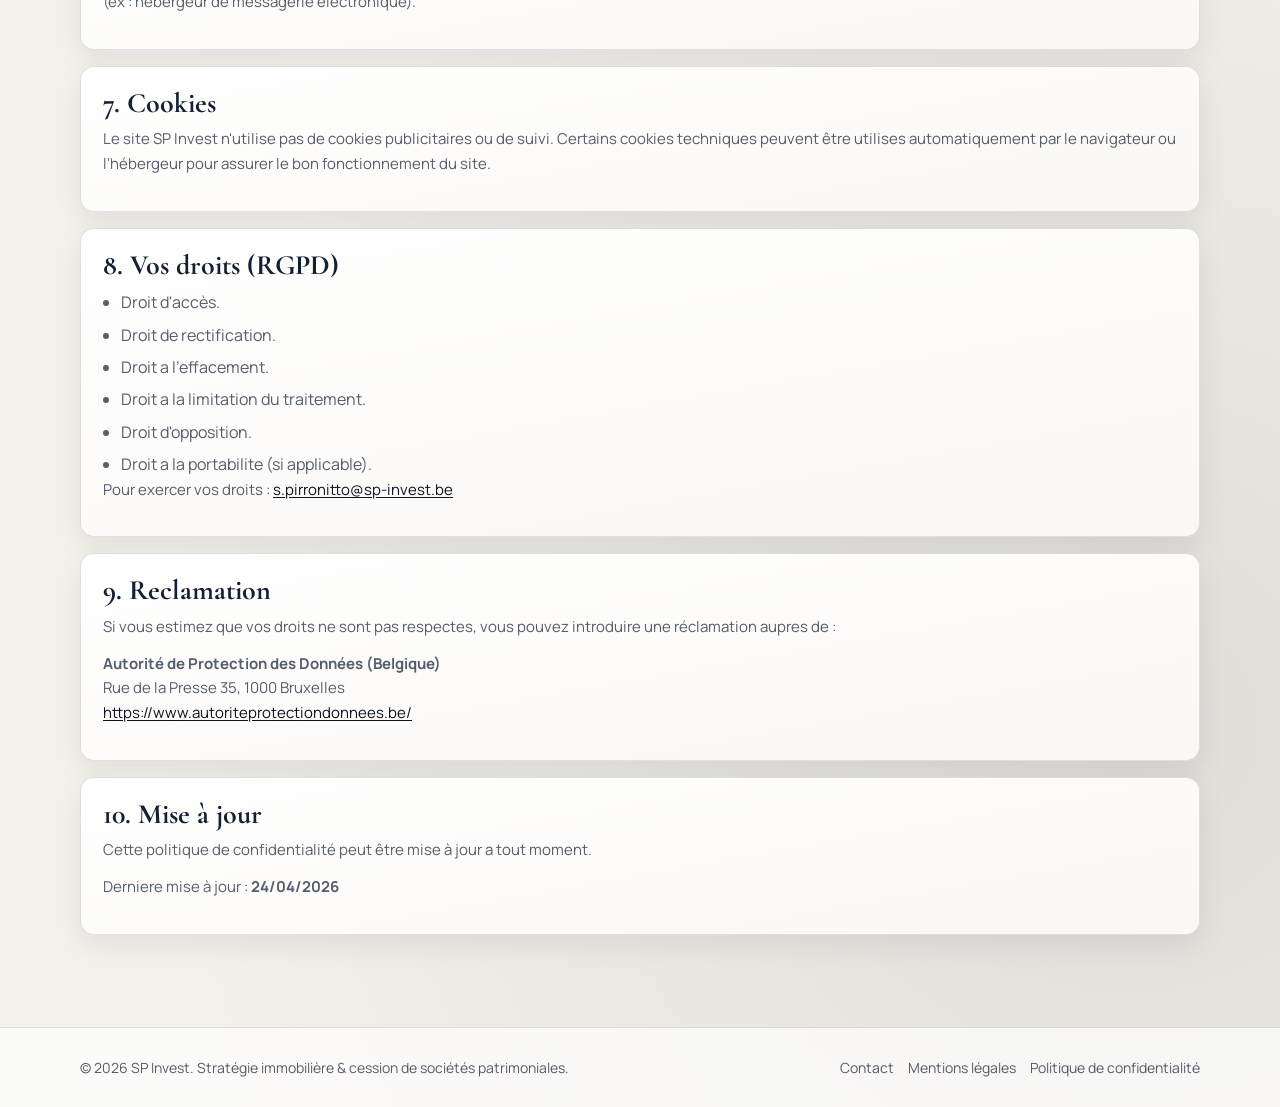
<file: politique-confidentialite.html>
﻿<!doctype html>
<html lang="fr">
<head>
  <meta charset="utf-8" />
  <meta name="viewport" content="width=device-width, initial-scale=1" />
  <title>Politique de confidentialité | SP Invest</title>
  <meta name="description" content="Traitement des données personnelles sur le site sp-invest.be, finalités, durée de conservation et droits des utilisateurs." />
  <link rel="canonical" href="https://sp-invest.be/politique-confidentialite.html" />
  <meta property="og:type" content="website" />
  <meta property="og:site_name" content="SP Invest" />
  <meta property="og:locale" content="fr_BE" />
  <meta property="og:title" content="Politique de confidentialité | SP Invest" />
  <meta property="og:description" content="Traitement des données personnelles sur le site sp-invest.be, finalités, durée de conservation et droits des utilisateurs." />
  <meta property="og:url" content="https://sp-invest.be/politique-confidentialite.html" />
  <meta property="og:image" content="https://sp-invest.be/assets/og-sp-invest.jpg" />
  <meta property="og:image:width" content="1200" />
  <meta property="og:image:height" content="630" />
  <meta property="og:image:alt" content="SP Invest, stratégie immobilière et cession de sociétés patrimoniales" />
  <meta name="twitter:card" content="summary_large_image" />
  <meta name="twitter:title" content="Politique de confidentialité | SP Invest" />
  <meta name="twitter:description" content="Traitement des données personnelles sur le site sp-invest.be, finalités, durée de conservation et droits des utilisateurs." />
  <meta name="twitter:image" content="https://sp-invest.be/assets/og-sp-invest.jpg" />
  <meta name="theme-color" content="#0b1322" />
  <link href="https://fonts.googleapis.com/css2?family=Cormorant+Garamond:wght@400;500;600;700&family=Manrope:wght@400;500;600;700&display=swap" rel="stylesheet">
  <link rel="stylesheet" href="./styles.css?v=20260424-2" />
</head>

<body class="legal-page">
  <header class="header">
    <div class="container header__inner">
      <a class="brand" href="index.html#top" aria-label="Retour a l'accueil">
        <img src="./assets/logo-spinvest-exact.svg" alt="SP Invest">
      </a>

      <button class="nav-toggle" aria-expanded="false" aria-controls="nav" aria-label="Ouvrir le menu">
        <span></span>
        <span></span>
        <span></span>
      </button>

      <nav id="nav" class="nav" aria-label="Navigation principale">
        <a class="nav__link" href="index.html#expertises">Expertises</a>
        <a class="nav__link" href="index.html#engagements">Approche</a>
        <a class="nav__cta" href="index.html#contact">Entrer en contact</a>
      </nav>
    </div>
  </header>

  <main id="contenu">
    <section class="legal-hero reveal" style="--hero-image:url('./assets/hero.jpg');">
      <div class="container legal-hero__inner">
        <p class="section__kicker">Protection des données</p>
        <h1 class="section__title">Politique de confidentialité</h1>
        <p class="section__subtitle">Cette politique explique comment SP Invest traite les données personnelles conformément au RGPD.</p>
      </div>
    </section>

    <section class="section legal-section">
      <div class="container legal-grid legal-grid--single">
        <article class="card legal-card reveal">
          <h2>1. Responsable du traitement</h2>
          <p>
            Le responsable du traitement est : <strong>SP Invest</strong><br>
            Adresse : rue Jean-Somers 24, 4000 Liège (Glain), Belgique<br>
            Email : <a href="mailto:s.pirronitto@sp-invest.be">s.pirronitto@sp-invest.be</a><br>
            Téléphone : <a href="tel:+32496718130">+32 496 71 81 30</a>
          </p>
        </article>

        <article class="card legal-card reveal">
          <h2>2. Données collectees</h2>
          <p>
            Le site SP Invest est un site vitrine statique dédié à la présentation de services de stratégie immobilière et de cession de sociétés patrimoniales.
            Aucune donnée personnelle n'est collectee automatiquement via ce site.
          </p>
          <p>
            Des données peuvent toutefois être transmises volontairement par l'utilisateur lors d'un contact par email ou téléphone
            (par exemple : nom, prenom, email, numéro de téléphone, contenu du message).
          </p>
        </article>

        <article class="card legal-card reveal">
          <h2>3. Finalites du traitement</h2>
          <ul class="legal-list">
            <li>Repondre a une demande de contact ou d'information.</li>
            <li>Assurer un suivi professionnel de la demande.</li>
            <li>Analyser le besoin exprime et proposer un echange adapte.</li>
            <li>Etablir, si nécessaire, une relation contractuelle ou commerciale.</li>
          </ul>
        </article>

        <article class="card legal-card reveal">
          <h2>4. Base légale</h2>
          <ul class="legal-list">
            <li>Interet legitime de SP Invest a répondre aux demandes entrantes.</li>
            <li>Consentement de l'utilisateur lors de l'envoi volontaire d'un message.</li>
          </ul>
        </article>

        <article class="card legal-card reveal">
          <h2>5. Durée de conservation</h2>
          <p>
            Les données sont conservées pendant une durée maximale de <strong>12 mois</strong> a compter du dernier echange,
            sauf obligation légale ou relation contractuelle necessitant une conservation plus longue.
          </p>
        </article>

        <article class="card legal-card reveal">
          <h2>6. Partage des données</h2>
          <p>
            Les données personnelles ne sont ni vendues ni cédées a des tiers.
            Elles peuvent être accessibles a des prestataires techniques strictement nécessaires (ex : hébergeur de messagerie electronique).
          </p>
        </article>

        <article class="card legal-card reveal">
          <h2>7. Cookies</h2>
          <p>
            Le site SP Invest n'utilise pas de cookies publicitaires ou de suivi.
            Certains cookies techniques peuvent être utilises automatiquement par le navigateur ou l'hébergeur pour assurer le bon fonctionnement du site.
          </p>
        </article>

        <article class="card legal-card reveal">
          <h2>8. Vos droits (RGPD)</h2>
          <ul class="legal-list">
            <li>Droit d'accès.</li>
            <li>Droit de rectification.</li>
            <li>Droit a l'effacement.</li>
            <li>Droit a la limitation du traitement.</li>
            <li>Droit d'opposition.</li>
            <li>Droit a la portabilite (si applicable).</li>
          </ul>
          <p>
            Pour exercer vos droits : <a href="mailto:s.pirronitto@sp-invest.be">s.pirronitto@sp-invest.be</a>
          </p>
        </article>

        <article class="card legal-card reveal">
          <h2>9. Reclamation</h2>
          <p>
            Si vous estimez que vos droits ne sont pas respectes, vous pouvez introduire une réclamation aupres de :
          </p>
          <p>
            <strong>Autorité de Protection des Données (Belgique)</strong><br>
            Rue de la Presse 35, 1000 Bruxelles<br>
            <a href="https://www.autoriteprotectiondonnees.be/" target="_blank" rel="noopener noreferrer">https://www.autoriteprotectiondonnees.be/</a>
          </p>
        </article>

        <article class="card legal-card reveal">
          <h2>10. Mise à jour</h2>
          <p>
            Cette politique de confidentialité peut être mise à jour a tout moment.
          </p>
          <p>
            Derniere mise à jour : <strong>24/04/2026</strong>
          </p>
        </article>
      </div>
    </section>
  </main>

  <footer class="footer">
    <div class="container footer__inner">
      <p class="footer__brand">&copy; <span id="year"></span> SP Invest. Stratégie immobilière &amp; cession de sociétés patrimoniales.</p>
      <div class="footer__links">
        <a href="index.html#contact">Contact</a>
        <a href="mentions-legales.html">Mentions légales</a>
        <a href="politique-confidentialite.html">Politique de confidentialité</a>
      </div>
    </div>
  </footer>

  <script src="script.js?v=20261007-1"></script>
</body>
</html>
</file>
<file: styles.css>
:root{
  --bg:#f4f1eb;
  --surface:#ffffff;
  --ink:#0b1322;
  --text:#132033;
  --muted:rgba(19,32,51,.72);
  --line:rgba(14,26,43,.13);

  --brass:#b89b5e;
  --brass-soft:rgba(184,155,94,.18);

  --shadow-soft:0 10px 30px rgba(11,19,34,.08);
  --shadow:0 24px 52px rgba(11,19,34,.14);

  --radius:14px;
  --radius-lg:24px;
  --max:1140px;

  --sans:"Manrope", "Segoe UI", sans-serif;
  --serif:"Cormorant Garamond", Georgia, serif;
}

*{box-sizing:border-box}
html{scroll-behavior:smooth}
html,body{margin:0;padding:0}

body{
  font-family:var(--sans);
  color:var(--text);
  line-height:1.65;
  background:
    radial-gradient(circle at 15% 10%, rgba(184,155,94,.08) 0%, rgba(184,155,94,0) 36%),
    radial-gradient(circle at 88% 86%, rgba(11,19,34,.09) 0%, rgba(11,19,34,0) 38%),
    var(--bg);
}

a{color:inherit;text-decoration:none}
img{max-width:100%;display:block}

.container{
  width:min(var(--max),calc(100% - 48px));
  margin-inline:auto;
}

.header{
  position:sticky;
  top:0;
  z-index:80;
  background:rgba(244,241,235,.86);
  backdrop-filter:blur(12px);
  border-bottom:1px solid var(--line);
}

.header__inner{
  min-height:98px;
  display:flex;
  align-items:center;
  justify-content:space-between;
  gap:18px;
}

.brand img{
  height:84px;
  width:auto;
}

.nav{
  display:flex;
  gap:18px;
  align-items:center;
}

.nav__link{
  font-size:12px;
  text-transform:uppercase;
  letter-spacing:.18em;
  color:rgba(19,32,51,.72);
  position:relative;
  transition:color .28s ease;
}

.nav__link::after{
  content:"";
  position:absolute;
  left:0;
  bottom:-8px;
  width:100%;
  height:1px;
  transform:scaleX(0);
  transform-origin:left;
  background:var(--brass);
  transition:transform .28s ease;
}

.nav__link:hover,
.nav__link.is-active{color:var(--ink)}

.nav__link:hover::after,
.nav__link.is-active::after{transform:scaleX(1)}

.nav__cta{
  padding:12px 18px;
  border-radius:999px;
  background:var(--ink);
  color:#fff;
  border:1px solid rgba(184,155,94,.48);
  font-size:12px;
  text-transform:uppercase;
  letter-spacing:.17em;
  line-height:1;
  transition:all .25s ease;
  box-shadow:0 12px 28px rgba(11,19,34,.18);
}

.nav__cta:hover{
  background:#111e37;
  transform:translateY(-1px);
  box-shadow:
    0 0 0 4px rgba(184,155,94,.2),
    0 14px 30px rgba(11,19,34,.24);
}

.nav-toggle{
  display:none;
  width:44px;
  height:44px;
  border:1px solid var(--line);
  border-radius:10px;
  background:rgba(255,255,255,.85);
  padding:10px 8px;
  cursor:pointer;
}

.nav-toggle span{
  display:block;
  width:100%;
  height:2px;
  margin:5px 0;
  background:var(--ink);
  transition:transform .25s ease, opacity .25s ease;
}

.nav-toggle[aria-expanded="true"] span:nth-child(1){transform:translateY(7px) rotate(45deg)}
.nav-toggle[aria-expanded="true"] span:nth-child(2){opacity:0}
.nav-toggle[aria-expanded="true"] span:nth-child(3){transform:translateY(-7px) rotate(-45deg)}

.hero--image{
  min-height:760px;
  display:flex;
  align-items:center;
  position:relative;
  overflow:hidden;
  background:
    linear-gradient(96deg,
      rgba(11,19,34,.95) 0%,
      rgba(11,19,34,.82) 44%,
      rgba(11,19,34,.54) 72%,
      rgba(11,19,34,.34) 100%
    ),
    var(--hero-image) center/cover no-repeat;
}

.hero--image::before{
  content:"";
  position:absolute;
  inset:0;
  pointer-events:none;
  background:linear-gradient(to top, rgba(11,19,34,.44), rgba(11,19,34,0));
}

.hero__grid{
  position:relative;
  z-index:1;
  width:100%;
  display:grid;
  grid-template-columns:1.06fr .94fr;
  gap:42px;
  align-items:end;
}

.hero__copy{
  max-width:640px;
  padding:88px 0 92px;
  color:#fff;
}

.eyebrow{
  margin:0;
  font-size:11px;
  text-transform:uppercase;
  letter-spacing:.22em;
  color:rgba(255,255,255,.76);
}

.hero__title{
  margin:20px 0;
  font-family:var(--serif);
  font-size:clamp(44px,5vw,78px);
  line-height:.98;
  font-weight:600;
  color:#fff;
  text-wrap:balance;
}

.hero__lead{
  margin:0;
  max-width:58ch;
  color:rgba(255,255,255,.9);
  font-size:18px;
}

.hero__actions{
  margin-top:30px;
  display:flex;
  flex-wrap:wrap;
  gap:12px;
}

.hero__panel{
  margin-bottom:94px;
  margin-left:auto;
  max-width:390px;
  padding:28px;
  border-radius:20px;
  color:#fff;
  background:rgba(10,17,31,.52);
  border:1px solid rgba(255,255,255,.2);
  backdrop-filter:blur(8px);
  box-shadow:var(--shadow);
}

.hero__panel h2{
  margin:0 0 10px;
  font-family:var(--serif);
  font-size:30px;
  line-height:1;
}

.hero__panel p{
  margin:0 0 14px;
  color:rgba(255,255,255,.84);
}

.hero__panel ul{
  margin:0;
  padding-left:18px;
  display:grid;
  gap:8px;
  color:rgba(255,255,255,.88);
}

.scroll-cue{
  position:absolute;
  left:50%;
  bottom:20px;
  transform:translateX(-50%);
  width:34px;
  height:54px;
  border-radius:30px;
  border:1px solid rgba(255,255,255,.45);
  display:grid;
  place-items:center;
  z-index:1;
}

.scroll-cue span{
  width:5px;
  height:11px;
  border-radius:99px;
  background:#fff;
  animation:scroll-dot 1.8s infinite;
}

@keyframes scroll-dot{
  0%{transform:translateY(-8px);opacity:0}
  30%{opacity:1}
  100%{transform:translateY(8px);opacity:0}
}

.section{padding:94px 0}
.section--alt{padding-top:82px}

.section__kicker{
  margin:0;
  font-size:11px;
  text-transform:uppercase;
  letter-spacing:.2em;
  color:rgba(19,32,51,.62);
}

.section__title{
  margin:8px 0 14px;
  font-family:var(--serif);
  color:var(--ink);
  font-size:clamp(34px,4vw,52px);
  line-height:.95;
}

.section__subtitle{
  margin:0;
  color:var(--muted);
  max-width:65ch;
}

.expertise-layout{
  display:grid;
  grid-template-columns:.85fr 1.15fr;
  gap:58px;
  align-items:stretch;
}

.expertise-media,
.engagements__image{
  border-radius:var(--radius-lg);
  overflow:hidden;
  box-shadow:var(--shadow);
  border:1px solid rgba(14,26,43,.08);
}

.expertise-media{min-height:550px}
.expertise-media img,
.engagements__image img{
  width:100%;
  height:100%;
  object-fit:cover;
  transition:transform .9s cubic-bezier(.2,.65,.2,1);
}

.expertise-media:hover img,
.engagements__image:hover img{transform:scale(1.045)}

.cards{
  margin-top:28px;
  display:grid;
  grid-template-columns:repeat(2,minmax(0,1fr));
  gap:16px;
}

.card{
  padding:22px;
  border-radius:var(--radius);
  background:linear-gradient(170deg, rgba(255,255,255,1) 0%, rgba(250,248,244,1) 100%);
  border:1px solid var(--line);
  box-shadow:var(--shadow-soft);
  transition:transform .26s ease, box-shadow .26s ease, border-color .26s ease;
}

.card h3{
  margin:0 0 8px;
  font-family:var(--serif);
  font-size:24px;
  line-height:1.05;
}

.card p{
  margin:0;
  color:var(--muted);
  font-size:15px;
}

.card:hover{
  transform:translateY(-4px);
  border-color:rgba(184,155,94,.4);
  box-shadow:0 18px 38px rgba(11,19,34,.11);
}

.engagements{
  display:grid;
  grid-template-columns:1.1fr .9fr;
  gap:42px;
  align-items:center;
}

.engagements-box{margin-top:18px}

.engagement-item{
  margin-bottom:12px;
  padding:20px;
  border-radius:var(--radius);
  border:1px solid var(--line);
  background:var(--surface);
  box-shadow:var(--shadow-soft);
  transition:transform .24s ease, border-color .24s ease;
}

.engagement-item h3{
  margin:0 0 6px;
  font-size:12px;
  text-transform:uppercase;
  letter-spacing:.18em;
  color:var(--ink);
}

.engagement-item p{
  margin:0;
  color:var(--muted);
  font-size:14.5px;
}

.engagement-item:hover{
  transform:translateX(3px);
  border-color:rgba(184,155,94,.45);
}

.engagements-note{
  margin-top:20px;
  padding:18px 20px;
  border-left:3px solid var(--brass);
  background:var(--brass-soft);
  border-radius:12px;
}

.engagements-note p{margin:0;font-size:14px}

.engagements__image{min-height:510px}

.contact-card{
  padding:54px;
  border-radius:var(--radius-lg);
  border:1px solid var(--line);
  background:linear-gradient(160deg, rgba(255,255,255,1) 0%, rgba(247,244,238,.95) 100%);
  box-shadow:var(--shadow);
}

.contact-title{
  margin:0;
  font-family:var(--serif);
  font-size:54px;
  line-height:.9;
  text-align:center;
}

.contact-subtitle{
  margin:8px 0 30px;
  text-align:center;
  color:var(--muted);
}

.contact-grid{
  display:grid;
  grid-template-columns:1fr 1fr;
  gap:16px;
}

.contact-item{
  padding:18px;
  border-radius:var(--radius);
  border:1px solid var(--line);
  background:rgba(255,255,255,.75);
}

.contact-label{
  display:block;
  margin-bottom:6px;
  font-size:11px;
  text-transform:uppercase;
  letter-spacing:.18em;
  color:rgba(19,32,51,.6);
}

.contact-value{
  font-size:18px;
  font-weight:600;
}

.contact-actions{
  margin-top:28px;
  display:flex;
  justify-content:center;
  flex-wrap:wrap;
  gap:12px;
}

.contact-note{
  margin:20px 0 0;
  text-align:center;
  color:var(--muted);
  font-size:14px;
}

.btn{
  display:inline-flex;
  align-items:center;
  justify-content:center;
  padding:13px 24px;
  border-radius:999px;
  font-size:12px;
  text-transform:uppercase;
  letter-spacing:.16em;
  font-weight:600;
  border:1px solid transparent;
  transition:all .26s ease;
}

.btn--primary{
  background:var(--ink);
  color:#fff;
  border-color:rgba(184,155,94,.48);
}

.btn--primary:hover{
  background:#12223f;
  transform:translateY(-1px);
  box-shadow:
    0 0 0 4px rgba(184,155,94,.2),
    0 10px 24px rgba(11,19,34,.25);
}

.btn--ghost{
  background:rgba(255,255,255,.08);
  color:#fff;
  border-color:rgba(184,155,94,.72);
}

.btn--ghost:hover{
  background:rgba(184,155,94,.2);
  box-shadow:0 0 0 4px rgba(184,155,94,.2);
}

.btn--soft{
  background:rgba(11,19,34,.07);
  border-color:rgba(11,19,34,.14);
  color:var(--ink);
}

.btn--soft:hover{
  background:rgba(11,19,34,.13);
  border-color:rgba(184,155,94,.58);
}

.footer{
  margin-top:28px;
  padding:28px 0;
  border-top:1px solid var(--line);
  background:rgba(255,255,255,.7);
}

.footer__inner{
  display:flex;
  align-items:center;
  justify-content:space-between;
  flex-wrap:wrap;
  gap:14px;
}

.footer__brand{margin:0;color:var(--muted);font-size:14px}

.footer__links{
  display:flex;
  flex-wrap:wrap;
  gap:14px;
  font-size:14px;
  color:var(--muted);
}

.footer__links a:hover{color:var(--ink)}

.reveal{
  opacity:0;
  transform:translateY(18px);
  transition:opacity .7s ease, transform .7s ease;
}

.reveal.is-visible{
  opacity:1;
  transform:translateY(0);
}

@media (max-width:1080px){
  .hero__grid,
  .expertise-layout,
  .engagements{
    grid-template-columns:1fr;
  }

  .hero__panel{margin:0 0 64px;max-width:560px}
  .expertise-media,
  .engagements__image{min-height:420px}
}

@media (max-width:860px){
  .header__inner{min-height:86px}
  .brand img{height:68px}

  .nav-toggle{display:block}

  .nav{
    position:absolute;
    top:100%;
    right:24px;
    width:min(320px,calc(100% - 48px));
    padding:18px;
    background:rgba(255,255,255,.95);
    border:1px solid var(--line);
    border-radius:14px;
    box-shadow:var(--shadow-soft);
    display:grid;
    gap:10px;
    opacity:0;
    visibility:hidden;
    transform:translateY(-8px);
    transition:all .24s ease;
  }

  .nav.is-open{
    opacity:1;
    visibility:visible;
    transform:translateY(0);
  }

  .nav__link,
  .nav__cta{justify-self:start}

  .hero--image{min-height:700px}
  .hero__copy{padding:72px 0 36px}
  .hero__title{font-size:clamp(40px,10vw,62px)}

  .cards,
  .contact-grid{grid-template-columns:1fr}

  .contact-card{padding:36px 24px}
  .contact-title{font-size:42px}
}

@media (max-width:640px){
  .container{width:min(var(--max),calc(100% - 30px))}
  .section{padding:74px 0}
  .scroll-cue{display:none}
  .hero__panel{padding:22px}
}

.legal-page .header{
  background:rgba(244,241,235,.9);
}

.legal-hero{
  position:relative;
  overflow:hidden;
  min-height:360px;
  display:flex;
  align-items:flex-end;
  background:
    linear-gradient(105deg, rgba(11,19,34,.9) 0%, rgba(11,19,34,.66) 52%, rgba(11,19,34,.35) 100%),
    var(--hero-image) center/cover no-repeat;
}

.legal-hero::after{
  content:"";
  position:absolute;
  inset:0;
  background:linear-gradient(to top, rgba(11,19,34,.55), rgba(11,19,34,0));
}

.legal-hero__inner{
  position:relative;
  z-index:1;
  padding:82px 0 56px;
}

.legal-hero .section__kicker{
  color:rgba(255,255,255,.72);
}

.legal-hero .section__title{
  margin-top:10px;
  color:#fff;
}

.legal-hero .section__subtitle{
  color:rgba(255,255,255,.88);
  max-width:76ch;
}

.legal-section{
  padding-top:64px;
}

.legal-grid{
  display:grid;
  grid-template-columns:repeat(2,minmax(0,1fr));
  gap:16px;
}

.legal-grid--single{
  grid-template-columns:1fr;
}

.legal-card{
  margin-top:0;
}

.legal-card h2{
  margin:0 0 10px;
  font-family:var(--serif);
  font-size:28px;
  line-height:1.02;
}

.legal-card p{
  margin:0 0 12px;
  color:var(--muted);
}

.legal-card a{
  color:var(--ink);
  text-decoration:underline;
  text-underline-offset:2px;
}

.legal-list{
  margin:0;
  padding-left:18px;
  color:var(--muted);
  display:grid;
  gap:6px;
}

@media (max-width:920px){
  .legal-grid{
    grid-template-columns:1fr;
  }
}

/* ============================================================
   SP INVEST - complement brand book (octobre 2026)
   Ajouts pour la page d'accueil refondue et les pages prescripteurs.
   Ne rien supprimer au-dessus, tout est additif.
   ============================================================ */

:root{
  --navy:#122131;
  --brass:#b49b73;
  --brass-soft:rgba(180,155,115,.18);
  --cream:#e9e3d5;
  --slate:#1c2b45;
}

.container.narrow{ width:min(760px, calc(100% - 48px)); }

.lede{
  font-family:var(--serif);
  font-size:clamp(1.25rem, 2.2vw, 1.6rem);
  line-height:1.5;
  color:var(--ink);
  margin:0 0 1.4rem;
}

.section__head + p,
.section p{ color:var(--muted); }

.section .section__title + p{ margin-top:1.2rem; }

/* --- page hero (pages prescripteurs) --- */
.page-hero{
  padding:clamp(120px, 14vw, 180px) 0 clamp(40px, 5vw, 64px);
  background:
    linear-gradient(180deg, rgba(18,33,49,.05) 0%, rgba(18,33,49,0) 100%),
    var(--bg);
  border-bottom:1px solid var(--line);
}
.page-hero__inner{ max-width:820px; }
.page-hero .section__title{ margin:.4rem 0 1.2rem; }

/* --- perimetre / colonnes dans-hors --- */
.scope{
  display:grid;
  grid-template-columns:repeat(auto-fit, minmax(300px, 1fr));
  gap:24px;
  margin-top:32px;
}
.scope__col{
  background:var(--surface);
  border:1px solid var(--line);
  border-radius:var(--radius-lg);
  padding:28px 28px 24px;
  box-shadow:var(--shadow-soft);
}
.scope__col h3{
  font-family:var(--serif);
  font-size:1.5rem;
  margin:0 0 16px;
  padding-bottom:12px;
  border-bottom:1px solid var(--line);
}
.scope__col--in h3{ color:var(--navy); }
.scope__col--out h3{ color:var(--muted); }
.scope__col ul{ list-style:none; margin:0; padding:0; }
.scope__col li{
  position:relative;
  padding-left:22px;
  margin-bottom:14px;
  color:var(--muted);
  line-height:1.6;
}
.scope__col li::before{
  content:"\25B8";
  position:absolute;
  left:0;
  top:0;
  color:var(--brass);
  font-size:.85em;
}
.scope__col--out li::before{ color:rgba(19,32,51,.3); }

/* --- etapes numerotees --- */
.steps{
  list-style:none;
  margin:32px 0 0;
  padding:0;
  display:grid;
  grid-template-columns:repeat(auto-fit, minmax(260px, 1fr));
  gap:18px;
  counter-reset:step;
}
.step{
  display:flex;
  align-items:flex-start;
  gap:16px;
  background:var(--surface);
  border:1px solid var(--line);
  border-top:2px solid var(--brass);
  border-radius:var(--radius);
  padding:22px 20px;
  box-shadow:var(--shadow-soft);
}
.step__num{
  font-family:var(--serif);
  font-size:1.9rem;
  line-height:1;
  color:var(--brass);
  flex:0 0 auto;
}
.step h3{
  margin:0;
  font-family:var(--sans);
  font-size:1rem;
  font-weight:600;
  line-height:1.45;
  color:var(--ink);
}
.steps--compact{ grid-template-columns:1fr; }
.steps--compact .step{ border-top:1px solid var(--line); border-left:2px solid var(--brass); }

/* --- callout --- */
.callout{
  margin:32px 0;
  padding:24px 28px;
  background:var(--cream);
  border-left:4px solid var(--navy);
  border-radius:0 var(--radius) var(--radius) 0;
}
.callout p{
  margin:0;
  font-family:var(--serif);
  font-size:1.15rem;
  font-style:italic;
  line-height:1.6;
  color:var(--ink);
}

/* --- declencheurs --- */
.trigger-block{
  margin-top:36px;
  padding-top:28px;
  border-top:1px solid var(--line);
}
.trigger-block h3{
  font-family:var(--serif);
  font-size:1.35rem;
  margin:0 0 10px;
  color:var(--navy);
}
.trigger-block p{ margin:0; color:var(--muted); }

/* --- cartes cliquables --- */
.cards--3{ grid-template-columns:repeat(auto-fit, minmax(280px, 1fr)); }
.card--link{
  display:flex;
  flex-direction:column;
  transition:transform .25s ease, box-shadow .25s ease;
}
.card--link:hover{ transform:translateY(-3px); box-shadow:var(--shadow); }
.card__more{
  margin-top:auto;
  padding-top:16px;
  font-size:.85rem;
  font-weight:600;
  letter-spacing:.06em;
  text-transform:uppercase;
  color:var(--brass);
}
.card__more::after{ content:" \2192"; }

/* --- questions / reponses --- */
.qa__item{
  padding:22px 0;
  border-bottom:1px solid var(--line);
}
.qa__item:last-child{ border-bottom:0; }
.qa__item h3{
  font-family:var(--serif);
  font-size:1.3rem;
  margin:0 0 8px;
  color:var(--navy);
}
.qa__item p{ margin:0; color:var(--muted); }

/* --- liste de faits --- */
.facts{ list-style:none; margin:22px 0 0; padding:0; }
.facts li{
  position:relative;
  padding-left:22px;
  margin-bottom:12px;
  color:var(--muted);
}
.facts li::before{
  content:"\25B8";
  position:absolute;
  left:0;
  color:var(--brass);
  font-size:.85em;
}

.note-inline{
  margin-top:28px;
  font-size:.95rem;
  color:var(--muted);
}
.note-inline a{ color:var(--navy); border-bottom:1px solid var(--brass); }

/* --- formulaire de contact --- */
.contact-form{
  display:grid;
  gap:16px;
  margin:28px 0 8px;
  text-align:left;
}
.contact-form label{
  display:grid;
  gap:6px;
  font-size:.85rem;
  font-weight:600;
  letter-spacing:.04em;
  text-transform:uppercase;
  color:var(--muted);
}
.contact-form input,
.contact-form textarea{
  font-family:var(--sans);
  font-size:1rem;
  font-weight:400;
  letter-spacing:normal;
  text-transform:none;
  color:var(--text);
  padding:12px 14px;
  border:1px solid var(--line);
  border-radius:var(--radius);
  background:var(--surface);
}
.contact-form input:focus,
.contact-form textarea:focus{
  outline:none;
  border-color:var(--brass);
  box-shadow:0 0 0 3px var(--brass-soft);
}

@media (max-width:640px){
  .callout{ padding:20px 22px; }
  .scope__col{ padding:24px 22px 20px; }
}

/* correctif : eyebrow sur fond clair (pages prescripteurs) */
.page-hero .eyebrow{ color:var(--brass); opacity:1; }

/* ============================================================
   SP INVEST - revision 2 (7 octobre 2026)
   Centrage, respiration, menu deroulant, FAQ depliable, portrait.
   ============================================================ */

:root{ --max:1120px; }

/* --- centrage : .hero__grid avait width:100% et annulait .container --- */
.container.hero__grid{
  width:min(var(--max), calc(100% - 64px));
  margin-inline:auto;
}
@media (min-width:1081px){
  .hero__grid{
    grid-template-columns:1fr .78fr;
    gap:56px;
    align-items:center;
  }
  .hero__panel{ margin-left:auto; max-width:420px; }
}
.hero__copy{ max-width:600px; padding:72px 0 76px; }
.hero--image{ min-height:640px; }

/* --- moins d'espace entre les blocs --- */
.section{ padding:64px 0; }
.section--alt{ padding-top:60px; }
.page-hero{ padding:clamp(104px, 11vw, 132px) 0 clamp(28px, 3vw, 40px); }
.section__head{ margin-bottom:4px; }
.scope{ margin-top:26px; }
.steps{ margin-top:26px; }
.callout{ margin:26px 0; }
.trigger-block{ margin-top:30px; padding-top:24px; }
.engagements{ align-items:center; }

/* --- menu deroulant Travailler ensemble --- */
.nav__group{ position:relative; }
.nav__group > .nav__link::after{ display:none; }
.nav__group > .nav__link{ display:inline-flex; align-items:center; gap:6px; }
.nav__caret{
  display:inline-block;
  width:7px; height:7px;
  border-right:1.5px solid currentColor;
  border-bottom:1.5px solid currentColor;
  transform:translateY(-2px) rotate(45deg);
  transition:transform .2s ease;
}
.nav__group:hover .nav__caret,
.nav__group:focus-within .nav__caret{ transform:translateY(1px) rotate(225deg); }
.nav__menu{
  position:absolute;
  top:calc(100% + 16px);
  left:50%;
  transform:translateX(-50%) translateY(-6px);
  min-width:300px;
  background:var(--surface);
  border:1px solid var(--line);
  border-radius:var(--radius);
  box-shadow:var(--shadow);
  padding:8px;
  opacity:0;
  visibility:hidden;
  transition:opacity .18s ease, transform .18s ease, visibility .18s;
  z-index:90;
}
.nav__group:hover .nav__menu,
.nav__group:focus-within .nav__menu{
  opacity:1; visibility:visible; transform:translateX(-50%) translateY(0);
}
.nav__menu::before{
  content:"";
  position:absolute;
  top:-16px; left:0; right:0; height:16px;
}
.nav__menu a{
  display:block;
  padding:11px 14px;
  border-radius:10px;
  font-size:13px;
  font-weight:500;
  letter-spacing:normal;
  text-transform:none;
  color:var(--text);
  line-height:1.35;
}
.nav__menu a:hover{ background:var(--bg); color:var(--navy); }
.nav__menu a span{ display:block; font-size:11.5px; color:var(--muted); margin-top:2px; }

/* --- FAQ depliable --- */
.qa__item{ padding:0; border-bottom:1px solid var(--line); }
.qa__item summary{
  list-style:none;
  cursor:pointer;
  padding:20px 46px 20px 0;
  position:relative;
  font-family:var(--serif);
  font-size:1.3rem;
  font-weight:600;
  color:var(--navy);
  transition:color .18s ease;
}
.qa__item summary::-webkit-details-marker{ display:none; }
.qa__item summary:hover{ color:var(--brass); }
.qa__item summary::after{
  content:"";
  position:absolute;
  right:10px; top:50%;
  width:9px; height:9px;
  border-right:1.5px solid var(--brass);
  border-bottom:1.5px solid var(--brass);
  transform:translateY(-70%) rotate(45deg);
  transition:transform .2s ease;
}
.qa__item[open] summary::after{ transform:translateY(-20%) rotate(225deg); }
.qa__item p{ margin:0 0 22px; color:var(--muted); max-width:72ch; }

/* --- portrait Stefano --- */
.portrait-wrap{
  display:flex;
  justify-content:center;
}
.portrait{
  width:min(300px, 70%);
  aspect-ratio:1;
  border-radius:50%;
  overflow:hidden;
  border:1px solid var(--line);
  box-shadow:var(--shadow);
  background:var(--surface);
}
.portrait img{ width:100%; height:100%; object-fit:cover; }
.portrait-caption{
  margin-top:16px;
  text-align:center;
  font-size:.88rem;
  color:var(--muted);
}

@media (max-width:900px){
  .container.hero__grid{ width:min(var(--max), calc(100% - 40px)); }
  .hero__panel{ margin-left:0; max-width:none; }
  .nav__menu{
    position:static;
    transform:none;
    opacity:1;
    visibility:visible;
    box-shadow:none;
    border:0;
    padding:0 0 0 10px;
    min-width:0;
    background:transparent;
  }
  .nav__caret{ display:none; }
  .portrait{ width:min(240px, 60%); }
}

@media (max-width:1080px){
  .hero__grid{ grid-template-columns:1fr !important; }
  .hero__panel{ margin-left:0; max-width:none; }
  .hero__copy{ padding:64px 0 28px; }
  .hero--image{ min-height:auto; padding-bottom:48px; }
}

/* correctif : l'attribut hidden doit l'emporter sur display:grid */
.contact-form[hidden]{ display:none !important; }
[hidden]{ display:none !important; }
/* rev 1791386148 */

/* --- lien LinkedIn de Stefano --- */
.nav__social{
  display:inline-flex;
  align-items:center;
  justify-content:center;
  width:34px; height:34px;
  border-radius:50%;
  border:1px solid var(--line);
  color:var(--ink);
  flex:0 0 auto;
  transition:background .2s ease, color .2s ease, border-color .2s ease;
}
.nav__social svg{ width:15px; height:15px; fill:currentColor; }
.nav__social:hover{ background:var(--ink); color:#fff; border-color:var(--ink); }

.portrait-link{
  display:inline-flex;
  align-items:center;
  gap:8px;
  margin:10px auto 0;
  padding:7px 14px 7px 11px;
  border:1px solid var(--line);
  border-radius:999px;
  font-size:.85rem;
  color:var(--muted);
  transition:background .2s ease, color .2s ease, border-color .2s ease;
}
.portrait-wrap > div{ display:flex; flex-direction:column; align-items:center; }
.portrait-link svg{ width:14px; height:14px; fill:currentColor; }
.portrait-link:hover{ background:var(--ink); color:#fff; border-color:var(--ink); }

@media (max-width:900px){
  .nav__social{ margin-top:8px; }
}

/* --- bloc : lorsque la cession des parts n'est pas la meilleure solution --- */
.alt-solutions{
  margin-top:28px;
  padding:22px 26px;
  background:var(--surface);
  border:1px solid var(--line);
  border-left:3px solid var(--brass);
  border-radius:0 var(--radius) var(--radius) 0;
}
.alt-solutions h3{
  font-family:var(--serif);
  font-size:1.3rem;
  margin:0 0 8px;
  color:var(--navy);
}
.alt-solutions p{ margin:0; color:var(--muted); }
</file>
